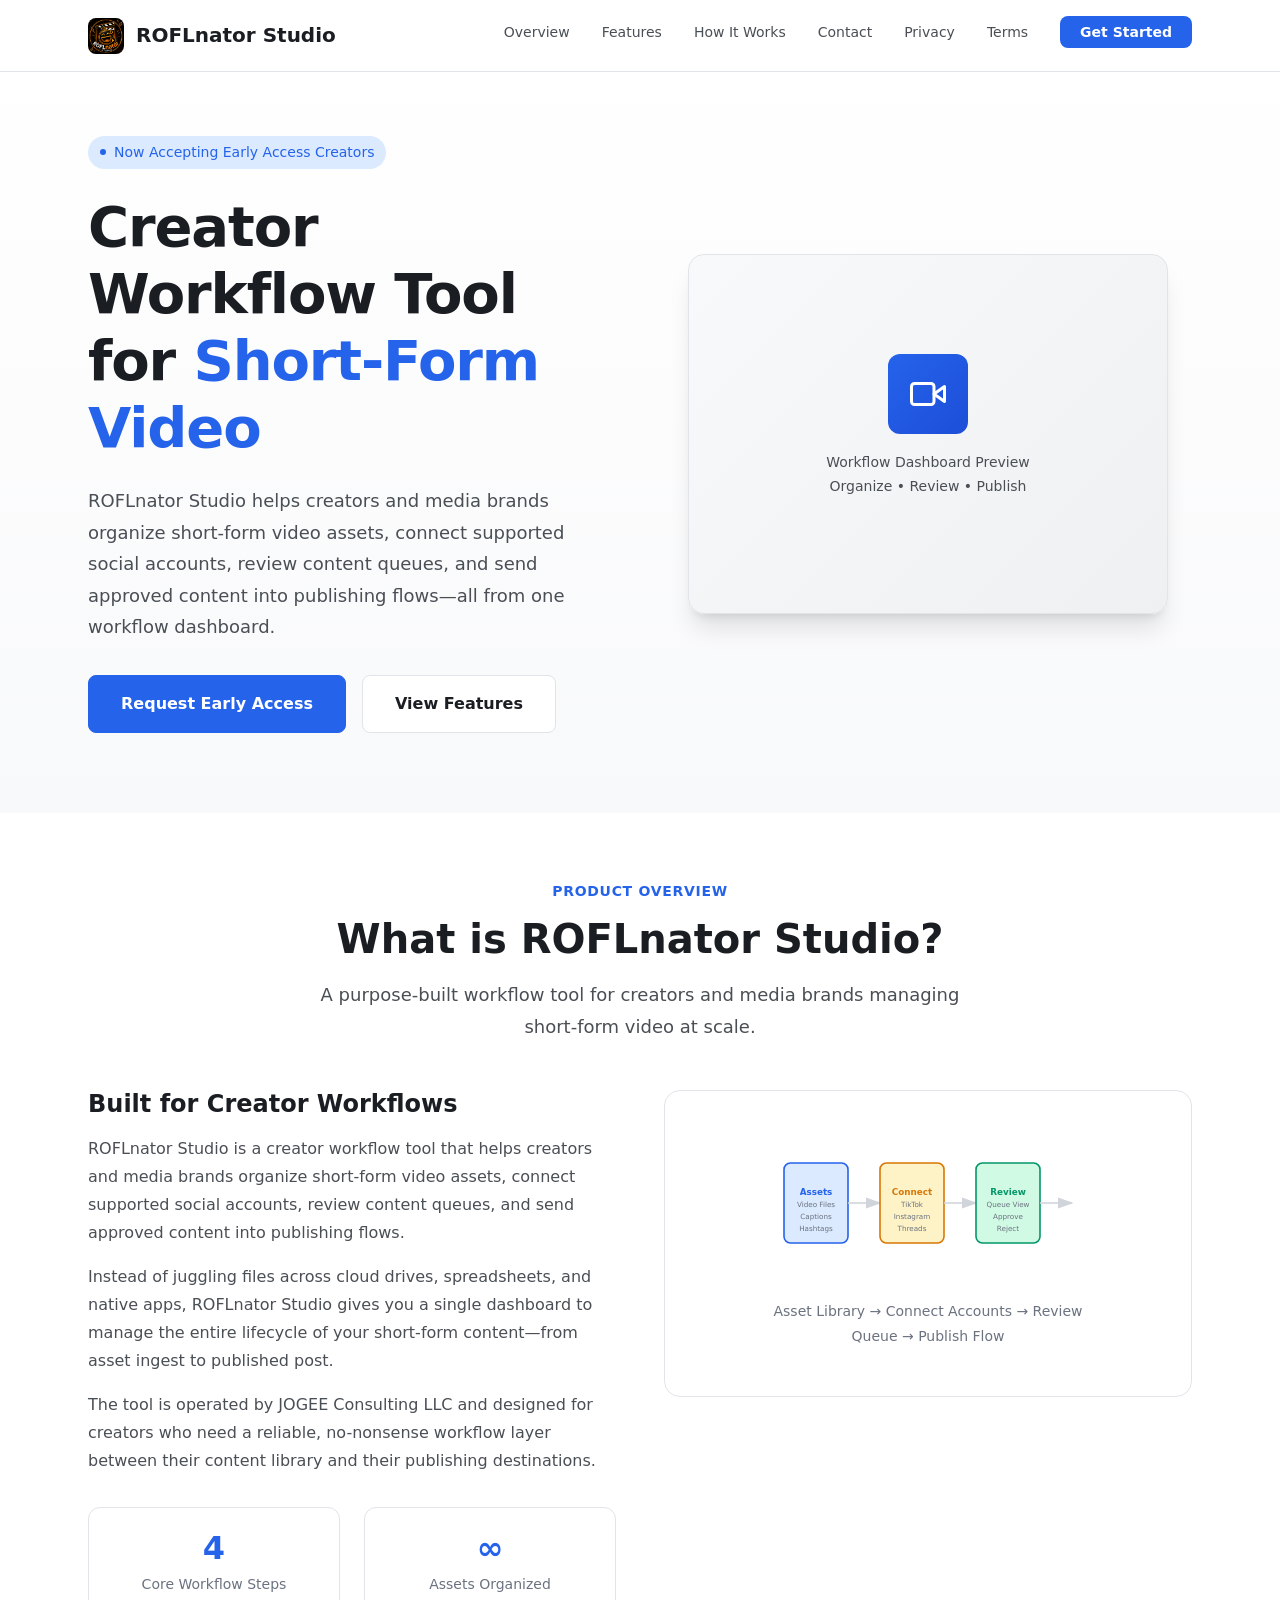
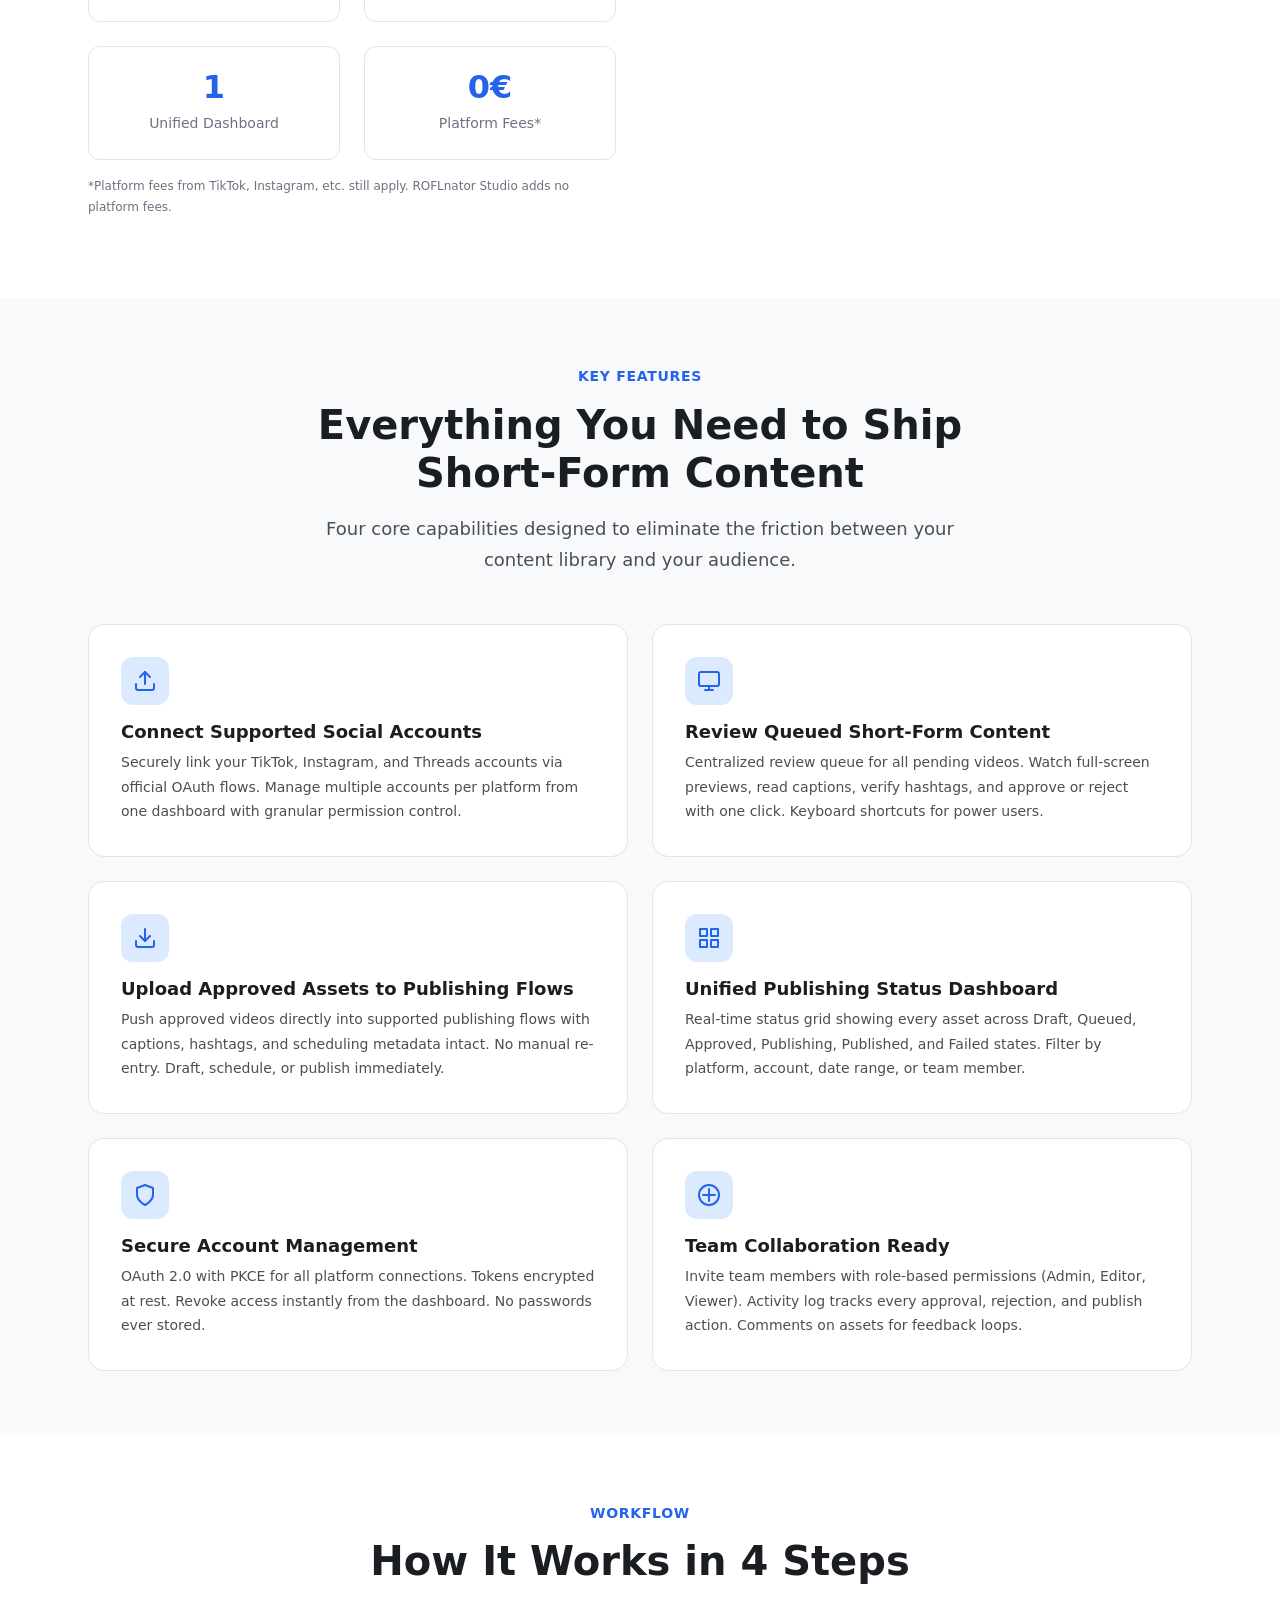
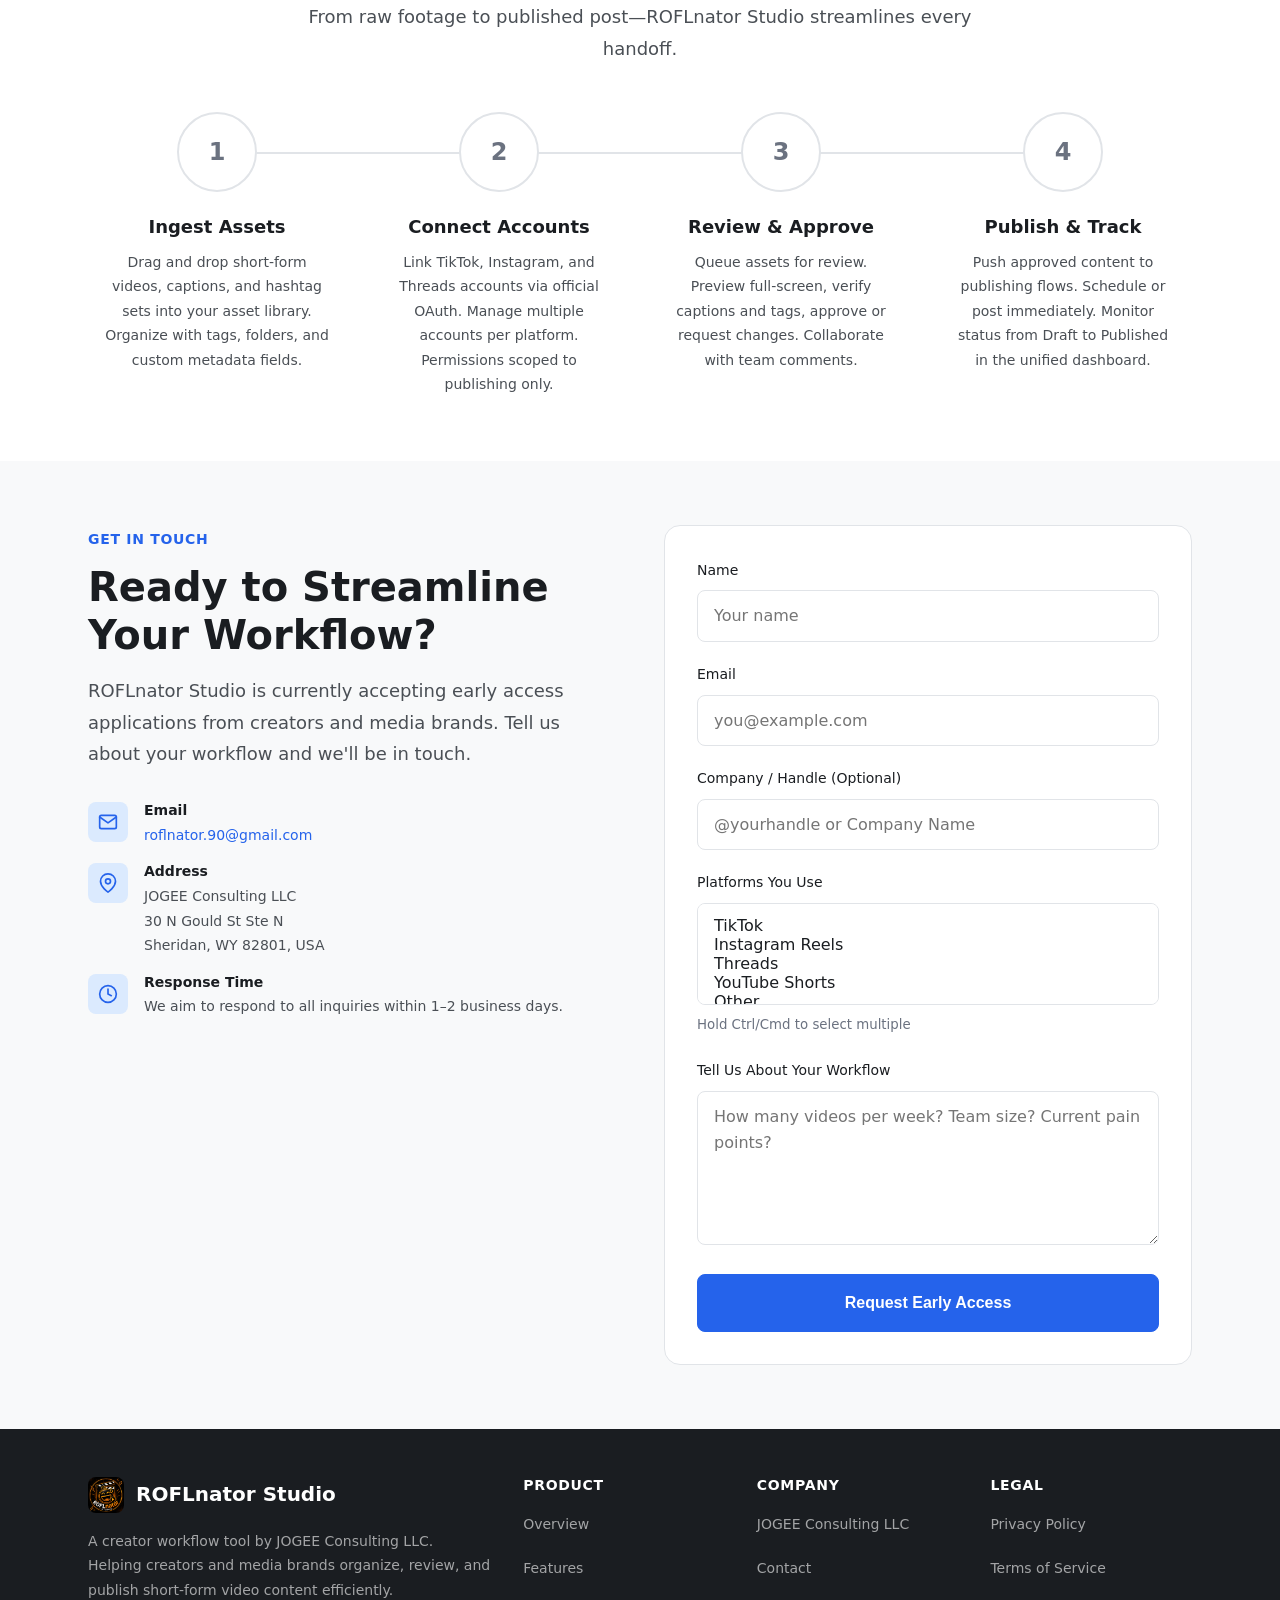
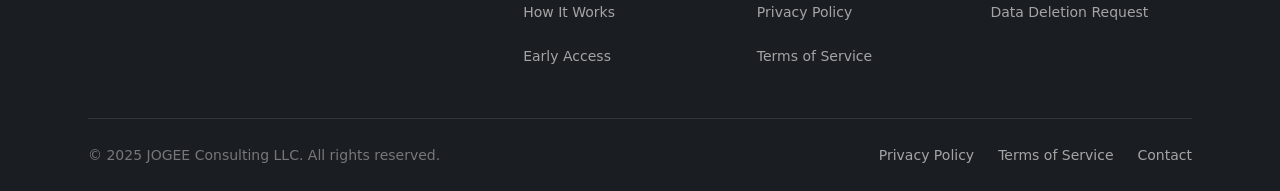
<file: index.html>
<!DOCTYPE html>
<html lang="en">
<head>
  <meta charset="UTF-8">
  <meta name="viewport" content="width=device-width, initial-scale=1.0">
  <meta name="description" content="ROFLnator Studio - A creator workflow tool that helps creators and media brands organize short-form video assets, connect supported social accounts, review content queues, and send approved content into publishing flows.">
  <meta name="theme-color" content="#2563eb">
  <meta property="og:type" content="website">
  <meta property="og:title" content="ROFLnator Studio - Creator Workflow Tool">
  <meta property="og:description" content="Organize short-form video assets, connect social accounts, review content queues, and publish approved videos from one workflow dashboard.">
  <meta property="og:image" content="https://jogee-consulting.github.io/roflnator-studio/og-image.png">
  <meta name="twitter:card" content="summary_large_image">
  <meta name="twitter:title" content="ROFLnator Studio - Creator Workflow Tool">
  <meta name="twitter:description" content="Organize short-form video assets, connect social accounts, review content queues, and publish approved videos from one workflow dashboard.">
  <title>ROFLnator Studio - Creator Workflow Tool for Short-Form Video</title>
  <link rel="stylesheet" href="styles.css">
    <link rel="icon" type="image/png" href="favicon.png">
    <link rel="apple-touch-icon" href="app-icon.png">
    <link rel="manifest" href="site.webmanifest">
  </head>
<body>
  <!-- Header -->
  <header class="site-header" role="banner">
      <div class="container">
        <a href="index.html" class="logo" aria-label="ROFLnator Studio Home">
          <img class="logo-mark" src="app-icon.png" alt="" aria-hidden="true" width="36" height="36">
          <span>ROFLnator Studio</span>
        </a>
      
      <nav class="nav" role="navigation" aria-label="Main navigation">
        <ul class="nav-list" id="navList">
          <li><a href="#overview" class="nav-link">Overview</a></li>
          <li><a href="#features" class="nav-link">Features</a></li>
          <li><a href="#how-it-works" class="nav-link">How It Works</a></li>
          <li><a href="#contact" class="nav-link">Contact</a></li>
          <li><a href="privacy.html" class="nav-link">Privacy</a></li>
          <li><a href="terms.html" class="nav-link">Terms</a></li>
          <li><a href="#contact" class="nav-link nav-cta">Get Started</a></li>
        </ul>
        <button class="nav-toggle" id="navToggle" aria-label="Toggle navigation" aria-expanded="false" aria-controls="navList">
          <span class="nav-toggle-line" aria-hidden="true"></span>
          <span class="nav-toggle-line" aria-hidden="true"></span>
          <span class="nav-toggle-line" aria-hidden="true"></span>
        </button>
      </nav>
    </div>
  </header>

  <!-- Hero Section -->
  <section class="hero" aria-labelledby="hero-title">
    <div class="container">
      <div class="hero-content">
        <span class="hero-badge" aria-hidden="true">Now Accepting Early Access Creators</span>
        <h1 id="hero-title" class="hero-title">
          Creator Workflow Tool for <span class="brand">Short-Form Video</span>
        </h1>
        <p class="hero-description">
          ROFLnator Studio helps creators and media brands organize short-form video assets, connect supported social accounts, review content queues, and send approved content into publishing flows—all from one workflow dashboard.
        </p>
        <div class="hero-actions">
          <a href="#contact" class="btn btn-primary btn-lg">Request Early Access</a>
          <a href="#features" class="btn btn-secondary btn-lg">View Features</a>
        </div>
      </div>
      <div class="hero-visual" aria-hidden="true">
        <div class="hero-illustration">
          <div class="hero-illustration-icon" aria-hidden="true">
            <svg width="36" height="36" viewBox="0 0 24 24" fill="none" stroke="currentColor" stroke-width="2" stroke-linecap="round" stroke-linejoin="round">
              <polygon points="23 7 16 12 23 17 23 7"></polygon>
              <rect x="1" y="5" width="15" height="14" rx="2" ry="2"></rect>
            </svg>
          </div>
          <p class="hero-illustration-text">Workflow Dashboard Preview<br>Organize &bull; Review &bull; Publish</p>
        </div>
      </div>
    </div>
  </section>

  <!-- Overview Section -->
  <section id="overview" class="overview section" aria-labelledby="overview-title">
    <div class="container">
      <div class="section-header">
        <span class="section-label">Product Overview</span>
        <h2 id="overview-title" class="section-title">What is ROFLnator Studio?</h2>
        <p class="section-description">
          A purpose-built workflow tool for creators and media brands managing short-form video at scale.
        </p>
      </div>
      
      <div class="overview-content">
        <div class="overview-text">
          <h3>Built for Creator Workflows</h3>
          <p>
            ROFLnator Studio is a creator workflow tool that helps creators and media brands organize short-form video assets, connect supported social accounts, review content queues, and send approved content into publishing flows.
          </p>
          <p>
            Instead of juggling files across cloud drives, spreadsheets, and native apps, ROFLnator Studio gives you a single dashboard to manage the entire lifecycle of your short-form content—from asset ingest to published post.
          </p>
          <p>
            The tool is operated by JOGEE Consulting LLC and designed for creators who need a reliable, no-nonsense workflow layer between their content library and their publishing destinations.
          </p>
          
          <div class="overview-stats">
            <div class="stat-item">
              <div class="stat-value">4</div>
              <div class="stat-label">Core Workflow Steps</div>
            </div>
            <div class="stat-item">
              <div class="stat-value">∞</div>
              <div class="stat-label">Assets Organized</div>
            </div>
            <div class="stat-item">
              <div class="stat-value">1</div>
              <div class="stat-label">Unified Dashboard</div>
            </div>
            <div class="stat-item">
              <div class="stat-value">0€</div>
              <div class="stat-label">Platform Fees*</div>
            </div>
          </div>
          <p style="font-size: var(--font-size-xs); color: var(--color-text-muted); margin-top: var(--space-4);">
            *Platform fees from TikTok, Instagram, etc. still apply. ROFLnator Studio adds no platform fees.
          </p>
        </div>
        
        <div class="overview-visual" aria-hidden="true">
          <div style="text-align: center; max-width: 320px;">
            <svg width="100%" height="200" viewBox="0 0 400 200" fill="none" xmlns="http://www.w3.org/2000/svg" role="img" aria-label="Workflow diagram showing Assets → Connect → Review → Publish">
              <!-- Asset Library -->
              <rect x="20" y="50" width="80" height="100" rx="8" fill="#dbeafe" stroke="#2563eb" stroke-width="2"/>
              <text x="60" y="90" text-anchor="middle" fill="#2563eb" font-size="11" font-weight="600" font-family="system-ui">Assets</text>
              <text x="60" y="105" text-anchor="middle" fill="#6b7280" font-size="9" font-family="system-ui">Video Files</text>
              <text x="60" y="120" text-anchor="middle" fill="#6b7280" font-size="9" font-family="system-ui">Captions</text>
              <text x="60" y="135" text-anchor="middle" fill="#6b7280" font-size="9" font-family="system-ui">Hashtags</text>
              
              <!-- Arrow 1 -->
              <path d="M100 100 L140 100" stroke="#d1d5db" stroke-width="2" marker-end="url(#arrowhead)"/>
              
              <!-- Connect Accounts -->
              <rect x="140" y="50" width="80" height="100" rx="8" fill="#fef3c7" stroke="#d97706" stroke-width="2"/>
              <text x="180" y="90" text-anchor="middle" fill="#d97706" font-size="11" font-weight="600" font-family="system-ui">Connect</text>
              <text x="180" y="105" text-anchor="middle" fill="#6b7280" font-size="9" font-family="system-ui">TikTok</text>
              <text x="180" y="120" text-anchor="middle" fill="#6b7280" font-size="9" font-family="system-ui">Instagram</text>
              <text x="180" y="135" text-anchor="middle" fill="#6b7280" font-size="9" font-family="system-ui">Threads</text>
              
              <!-- Arrow 2 -->
              <path d="M220 100 L260 100" stroke="#d1d5db" stroke-width="2" marker-end="url(#arrowhead)"/>
              
              <!-- Review Queue -->
              <rect x="260" y="50" width="80" height="100" rx="8" fill="#d1fae5" stroke="#059669" stroke-width="2"/>
              <text x="300" y="90" text-anchor="middle" fill="#059669" font-size="11" font-weight="600" font-family="system-ui">Review</text>
              <text x="300" y="105" text-anchor="middle" fill="#6b7280" font-size="9" font-family="system-ui">Queue View</text>
              <text x="300" y="120" text-anchor="middle" fill="#6b7280" font-size="9" font-family="system-ui">Approve</text>
              <text x="300" y="135" text-anchor="middle" fill="#6b7280" font-size="9" font-family="system-ui">Reject</text>
              
              <!-- Arrow 3 -->
              <path d="M340 100 L380 100" stroke="#d1d5db" stroke-width="2" marker-end="url(#arrowhead)"/>
              
              <!-- Definitions -->
              <defs>
                <marker id="arrowhead" markerWidth="10" markerHeight="7" refX="9" refY="3.5" orient="auto">
                  <polygon points="0 0, 10 3.5, 0 7" fill="#d1d5db"/>
                </marker>
              </defs>
            </svg>
            <p style="margin-top: var(--space-4); font-size: var(--font-size-sm); color: var(--color-text-muted);">
              Asset Library → Connect Accounts → Review Queue → Publish Flow
            </p>
          </div>
        </div>
      </div>
    </div>
  </section>

  <!-- Features Section -->
  <section id="features" class="features section" aria-labelledby="features-title">
    <div class="container">
      <div class="section-header">
        <span class="section-label">Key Features</span>
        <h2 id="features-title" class="section-title">Everything You Need to Ship Short-Form Content</h2>
        <p class="section-description">
          Four core capabilities designed to eliminate the friction between your content library and your audience.
        </p>
      </div>
      
      <div class="features-grid">
        <article class="feature-card">
          <div class="feature-icon" aria-hidden="true">
            <svg width="24" height="24" viewBox="0 0 24 24" fill="none" stroke="currentColor" stroke-width="2" stroke-linecap="round" stroke-linejoin="round">
              <path d="M21 15v4a2 2 0 0 1-2 2H5a2 2 0 0 1-2-2v-4"></path>
              <polyline points="17 8 12 3 7 8"></polyline>
              <line x1="12" y1="3" x2="12" y2="15"></line>
            </svg>
          </div>
          <h3 class="feature-title">Connect Supported Social Accounts</h3>
          <p class="feature-description">
            Securely link your TikTok, Instagram, and Threads accounts via official OAuth flows. Manage multiple accounts per platform from one dashboard with granular permission control.
          </p>
        </article>
        
        <article class="feature-card">
          <div class="feature-icon" aria-hidden="true">
            <svg width="24" height="24" viewBox="0 0 24 24" fill="none" stroke="currentColor" stroke-width="2" stroke-linecap="round" stroke-linejoin="round">
              <rect x="2" y="3" width="20" height="14" rx="2"></rect>
              <path d="M8 21h8"></path>
              <path d="M12 17v4"></path>
            </svg>
          </div>
          <h3 class="feature-title">Review Queued Short-Form Content</h3>
          <p class="feature-description">
            Centralized review queue for all pending videos. Watch full-screen previews, read captions, verify hashtags, and approve or reject with one click. Keyboard shortcuts for power users.
          </p>
        </article>
        
        <article class="feature-card">
          <div class="feature-icon" aria-hidden="true">
            <svg width="24" height="24" viewBox="0 0 24 24" fill="none" stroke="currentColor" stroke-width="2" stroke-linecap="round" stroke-linejoin="round">
              <path d="M21 15v4a2 2 0 0 1-2 2H5a2 2 0 0 1-2-2v-4"></path>
              <polyline points="7 10 12 15 17 10"></polyline>
              <line x1="12" y1="15" x2="12" y2="3"></line>
            </svg>
          </div>
          <h3 class="feature-title">Upload Approved Assets to Publishing Flows</h3>
          <p class="feature-description">
            Push approved videos directly into supported publishing flows with captions, hashtags, and scheduling metadata intact. No manual re-entry. Draft, schedule, or publish immediately.
          </p>
        </article>
        
        <article class="feature-card">
          <div class="feature-icon" aria-hidden="true">
            <svg width="24" height="24" viewBox="0 0 24 24" fill="none" stroke="currentColor" stroke-width="2" stroke-linecap="round" stroke-linejoin="round">
              <rect x="3" y="3" width="7" height="7"></rect>
              <rect x="14" y="3" width="7" height="7"></rect>
              <rect x="14" y="14" width="7" height="7"></rect>
              <rect x="3" y="14" width="7" height="7"></rect>
            </svg>
          </div>
          <h3 class="feature-title">Unified Publishing Status Dashboard</h3>
          <p class="feature-description">
            Real-time status grid showing every asset across Draft, Queued, Approved, Publishing, Published, and Failed states. Filter by platform, account, date range, or team member.
          </p>
        </article>
        
        <article class="feature-card">
          <div class="feature-icon" aria-hidden="true">
            <svg width="24" height="24" viewBox="0 0 24 24" fill="none" stroke="currentColor" stroke-width="2" stroke-linecap="round" stroke-linejoin="round">
              <path d="M12 22s8-4 8-10V5l-8-3-8 3v7c0 6 8 10 8 10z"></path>
            </svg>
          </div>
          <h3 class="feature-title">Secure Account Management</h3>
          <p class="feature-description">
            OAuth 2.0 with PKCE for all platform connections. Tokens encrypted at rest. Revoke access instantly from the dashboard. No passwords ever stored.
          </p>
        </article>
        
        <article class="feature-card">
          <div class="feature-icon" aria-hidden="true">
            <svg width="24" height="24" viewBox="0 0 24 24" fill="none" stroke="currentColor" stroke-width="2" stroke-linecap="round" stroke-linejoin="round">
              <circle cx="12" cy="12" r="10"></circle>
              <line x1="12" y1="6" x2="12" y2="18"></line>
              <line x1="6" y1="12" x2="18" y2="12"></line>
            </svg>
          </div>
          <h3 class="feature-title">Team Collaboration Ready</h3>
          <p class="feature-description">
            Invite team members with role-based permissions (Admin, Editor, Viewer). Activity log tracks every approval, rejection, and publish action. Comments on assets for feedback loops.
          </p>
        </article>
      </div>
    </div>
  </section>

  <!-- How It Works Section -->
  <section id="how-it-works" class="how-it-works section" aria-labelledby="how-title">
    <div class="container">
      <div class="section-header">
        <span class="section-label">Workflow</span>
        <h2 id="how-title" class="section-title">How It Works in 4 Steps</h2>
        <p class="section-description">
          From raw footage to published post—ROFLnator Studio streamlines every handoff.
        </p>
      </div>
      
      <div class="steps">
        <article class="step">
          <div class="step-number" aria-hidden="true">1</div>
          <h3 class="step-title">Ingest Assets</h3>
          <p class="step-description">
            Drag and drop short-form videos, captions, and hashtag sets into your asset library. Organize with tags, folders, and custom metadata fields.
          </p>
        </article>
        
        <article class="step">
          <div class="step-number" aria-hidden="true">2</div>
          <h3 class="step-title">Connect Accounts</h3>
          <p class="step-description">
            Link TikTok, Instagram, and Threads accounts via official OAuth. Manage multiple accounts per platform. Permissions scoped to publishing only.
          </p>
        </article>
        
        <article class="step">
          <div class="step-number" aria-hidden="true">3</div>
          <h3 class="step-title">Review & Approve</h3>
          <p class="step-description">
            Queue assets for review. Preview full-screen, verify captions and tags, approve or request changes. Collaborate with team comments.
          </p>
        </article>
        
        <article class="step">
          <div class="step-number" aria-hidden="true">4</div>
          <h3 class="step-title">Publish & Track</h3>
          <p class="step-description">
            Push approved content to publishing flows. Schedule or post immediately. Monitor status from Draft to Published in the unified dashboard.
          </p>
        </article>
      </div>
    </div>
  </section>

  <!-- Contact Section -->
  <section id="contact" class="contact section" aria-labelledby="contact-title">
    <div class="container">
      <div class="contact-content">
        <div class="contact-info">
          <div class="section-header" style="text-align: left; margin-bottom: var(--space-8);">
            <span class="section-label">Get in Touch</span>
            <h2 id="contact-title" class="section-title">Ready to Streamline Your Workflow?</h2>
            <p class="section-description">
              ROFLnator Studio is currently accepting early access applications from creators and media brands. Tell us about your workflow and we'll be in touch.
            </p>
          </div>
          
          <div class="contact-details">
            <div class="contact-item">
              <div class="contact-icon" aria-hidden="true">
                <svg width="20" height="20" viewBox="0 0 24 24" fill="none" stroke="currentColor" stroke-width="2" stroke-linecap="round" stroke-linejoin="round">
                  <path d="M4 4h16c1.1 0 2 .9 2 2v12c0 1.1-.9 2-2 2H4c-1.1 0-2-.9-2-2V6c0-1.1.9-2 2-2z"></path>
                  <polyline points="22,6 12,13 2,6"></polyline>
                </svg>
              </div>
              <div class="contact-text">
                <h4>Email</h4>
                <p><a href="mailto:roflnator.90@gmail.com">roflnator.90@gmail.com</a></p>
              </div>
            </div>
            
            <div class="contact-item">
              <div class="contact-icon" aria-hidden="true">
                <svg width="20" height="20" viewBox="0 0 24 24" fill="none" stroke="currentColor" stroke-width="2" stroke-linecap="round" stroke-linejoin="round">
                  <path d="M21 10c0 7-9 13-9 13s-9-6-9-13a9 9 0 0 1 18 0z"></path>
                  <circle cx="12" cy="10" r="3"></circle>
                </svg>
              </div>
              <div class="contact-text">
                <h4>Address</h4>
                <p>JOGEE Consulting LLC<br>30 N Gould St Ste N<br>Sheridan, WY 82801, USA</p>
              </div>
            </div>
            
            <div class="contact-item">
              <div class="contact-icon" aria-hidden="true">
                <svg width="20" height="20" viewBox="0 0 24 24" fill="none" stroke="currentColor" stroke-width="2" stroke-linecap="round" stroke-linejoin="round">
                  <circle cx="12" cy="12" r="10"></circle>
                  <polyline points="12 6 12 12 16 14"></polyline>
                </svg>
              </div>
              <div class="contact-text">
                <h4>Response Time</h4>
                <p>We aim to respond to all inquiries within 1–2 business days.</p>
              </div>
            </div>
          </div>
        </div>
        
        <form class="contact-form" action="https://formspree.io/f/your-form-id" method="POST" aria-label="Contact form">
          <div class="form-group">
            <label for="name" class="form-label">Name</label>
            <input type="text" id="name" name="name" class="form-input" required autocomplete="name" placeholder="Your name">
          </div>
          <div class="form-group">
            <label for="email" class="form-label">Email</label>
            <input type="email" id="email" name="email" class="form-input" required autocomplete="email" placeholder="you@example.com">
          </div>
          <div class="form-group">
            <label for="company" class="form-label">Company / Handle (Optional)</label>
            <input type="text" id="company" name="company" class="form-input" autocomplete="organization" placeholder="@yourhandle or Company Name">
          </div>
          <div class="form-group">
            <label for="platforms" class="form-label">Platforms You Use</label>
            <select id="platforms" name="platforms" class="form-input" multiple>
              <option value="tiktok">TikTok</option>
              <option value="instagram">Instagram Reels</option>
              <option value="threads">Threads</option>
              <option value="youtube">YouTube Shorts</option>
              <option value="other">Other</option>
            </select>
            <small style="color: var(--color-text-muted);">Hold Ctrl/Cmd to select multiple</small>
          </div>
          <div class="form-group">
            <label for="message" class="form-label">Tell Us About Your Workflow</label>
            <textarea id="message" name="message" class="form-textarea" rows="5" placeholder="How many videos per week? Team size? Current pain points?"></textarea>
          </div>
          <button type="submit" class="btn btn-primary btn-lg form-submit">Request Early Access</button>
        </form>
      </div>
    </div>
  </section>

  <!-- Footer -->
  <footer class="site-footer" role="contentinfo">
      <div class="container">
        <div class="footer-content">
          <div class="footer-brand">
            <a href="index.html" class="logo" aria-label="ROFLnator Studio Home">
              <img class="logo-mark" src="app-icon.png" alt="" aria-hidden="true" width="36" height="36">
              <span>ROFLnator Studio</span>
            </a>
          <p>
            A creator workflow tool by JOGEE Consulting LLC. Helping creators and media brands organize, review, and publish short-form video content efficiently.
          </p>
        </div>
        
        <nav class="footer-column" aria-label="Product">
          <h4>Product</h4>
          <ul class="footer-links">
            <li><a href="#overview">Overview</a></li>
            <li><a href="#features">Features</a></li>
            <li><a href="#how-it-works">How It Works</a></li>
            <li><a href="#contact">Early Access</a></li>
          </ul>
        </nav>
        
        <nav class="footer-column" aria-label="Company">
          <h4>Company</h4>
          <ul class="footer-links">
            <li><a href="https://jogee-consulting.com" target="_blank" rel="noopener">JOGEE Consulting LLC</a></li>
            <li><a href="#contact">Contact</a></li>
            <li><a href="privacy.html">Privacy Policy</a></li>
            <li><a href="terms.html">Terms of Service</a></li>
          </ul>
        </nav>
        
        <nav class="footer-column" aria-label="Legal">
          <h4>Legal</h4>
          <ul class="footer-links">
            <li><a href="privacy.html">Privacy Policy</a></li>
            <li><a href="terms.html">Terms of Service</a></li>
            <li><a href="mailto:roflnator.90@gmail.com">Data Deletion Request</a></li>
          </ul>
        </nav>
      </div>
      
      <div class="footer-bottom">
        <p class="footer-copyright">
          © 2025 JOGEE Consulting LLC. All rights reserved.
        </p>
        <nav class="footer-legal" aria-label="Footer legal links">
          <a href="privacy.html">Privacy Policy</a>
          <a href="terms.html">Terms of Service</a>
          <a href="mailto:roflnator.90@gmail.com">Contact</a>
        </nav>
      </div>
    </div>
  </footer>

  <script src="script.js"></script>
</body>
</html>
</file>
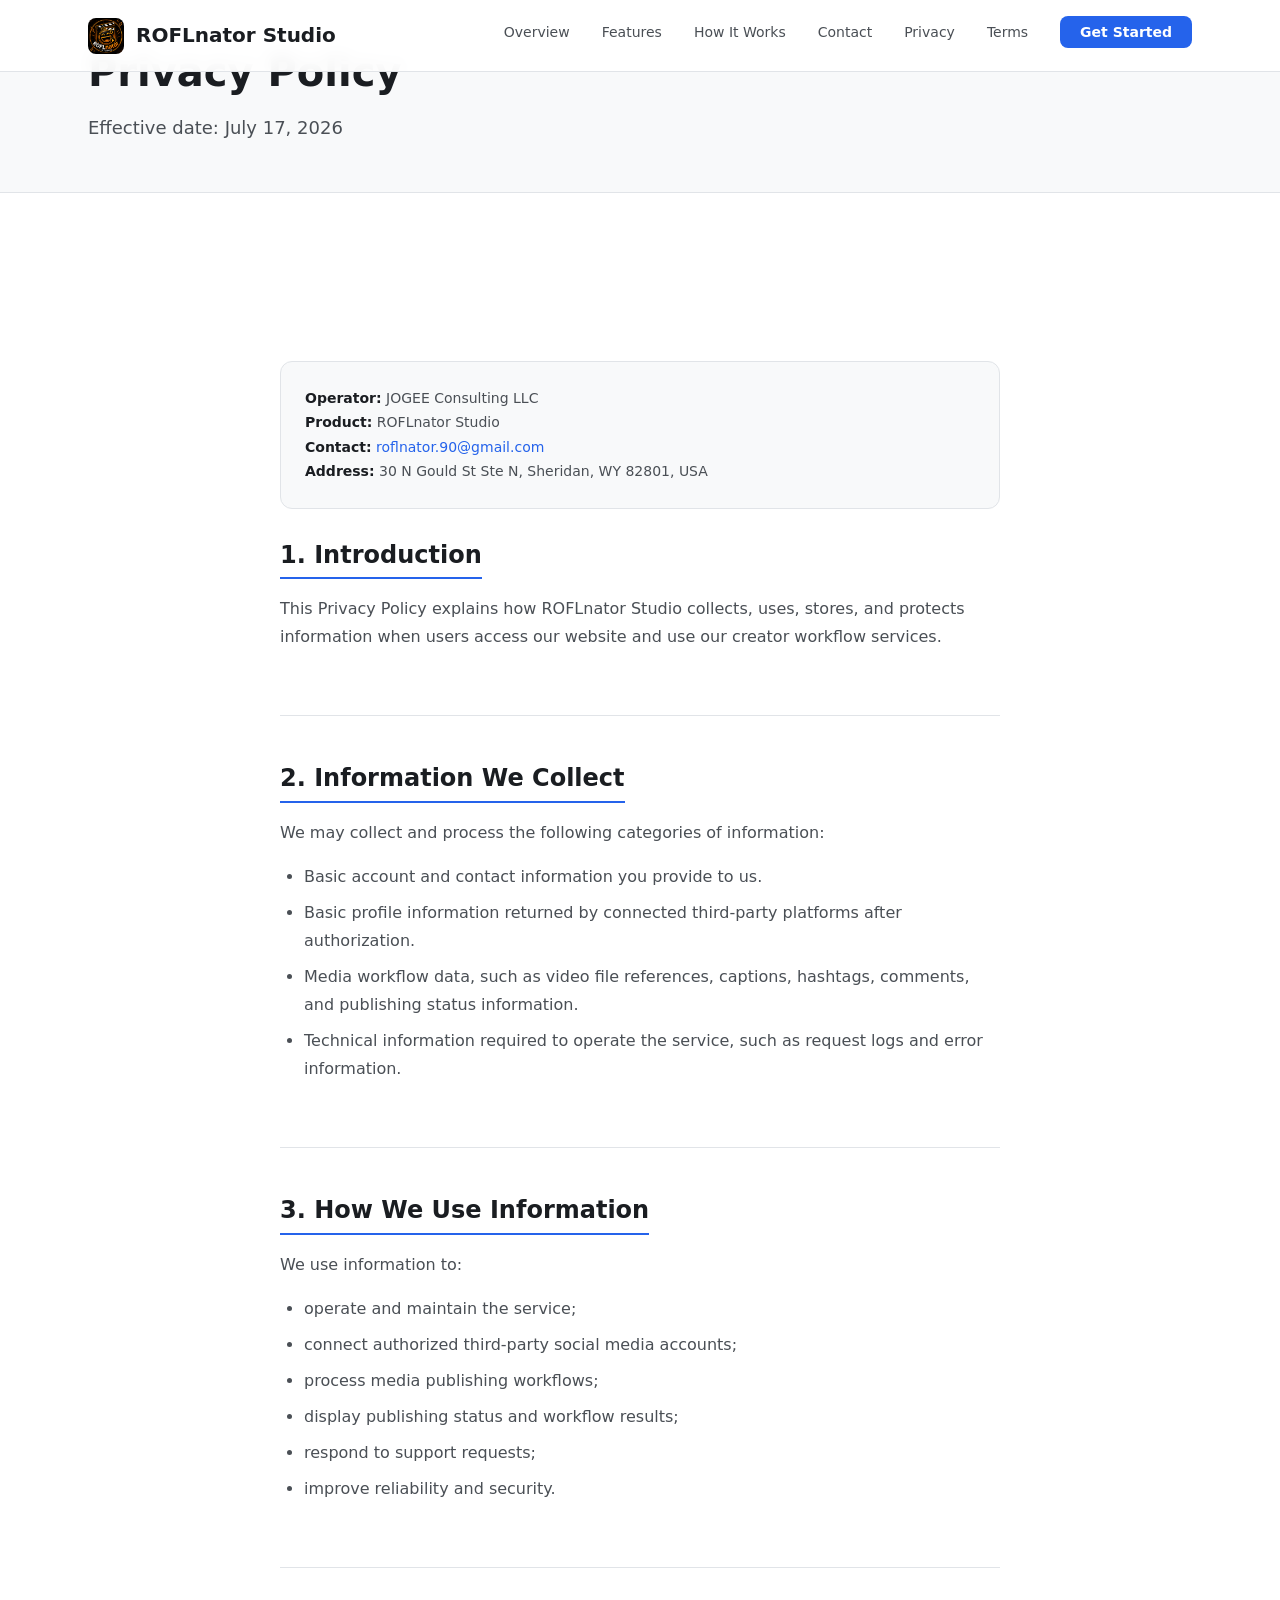
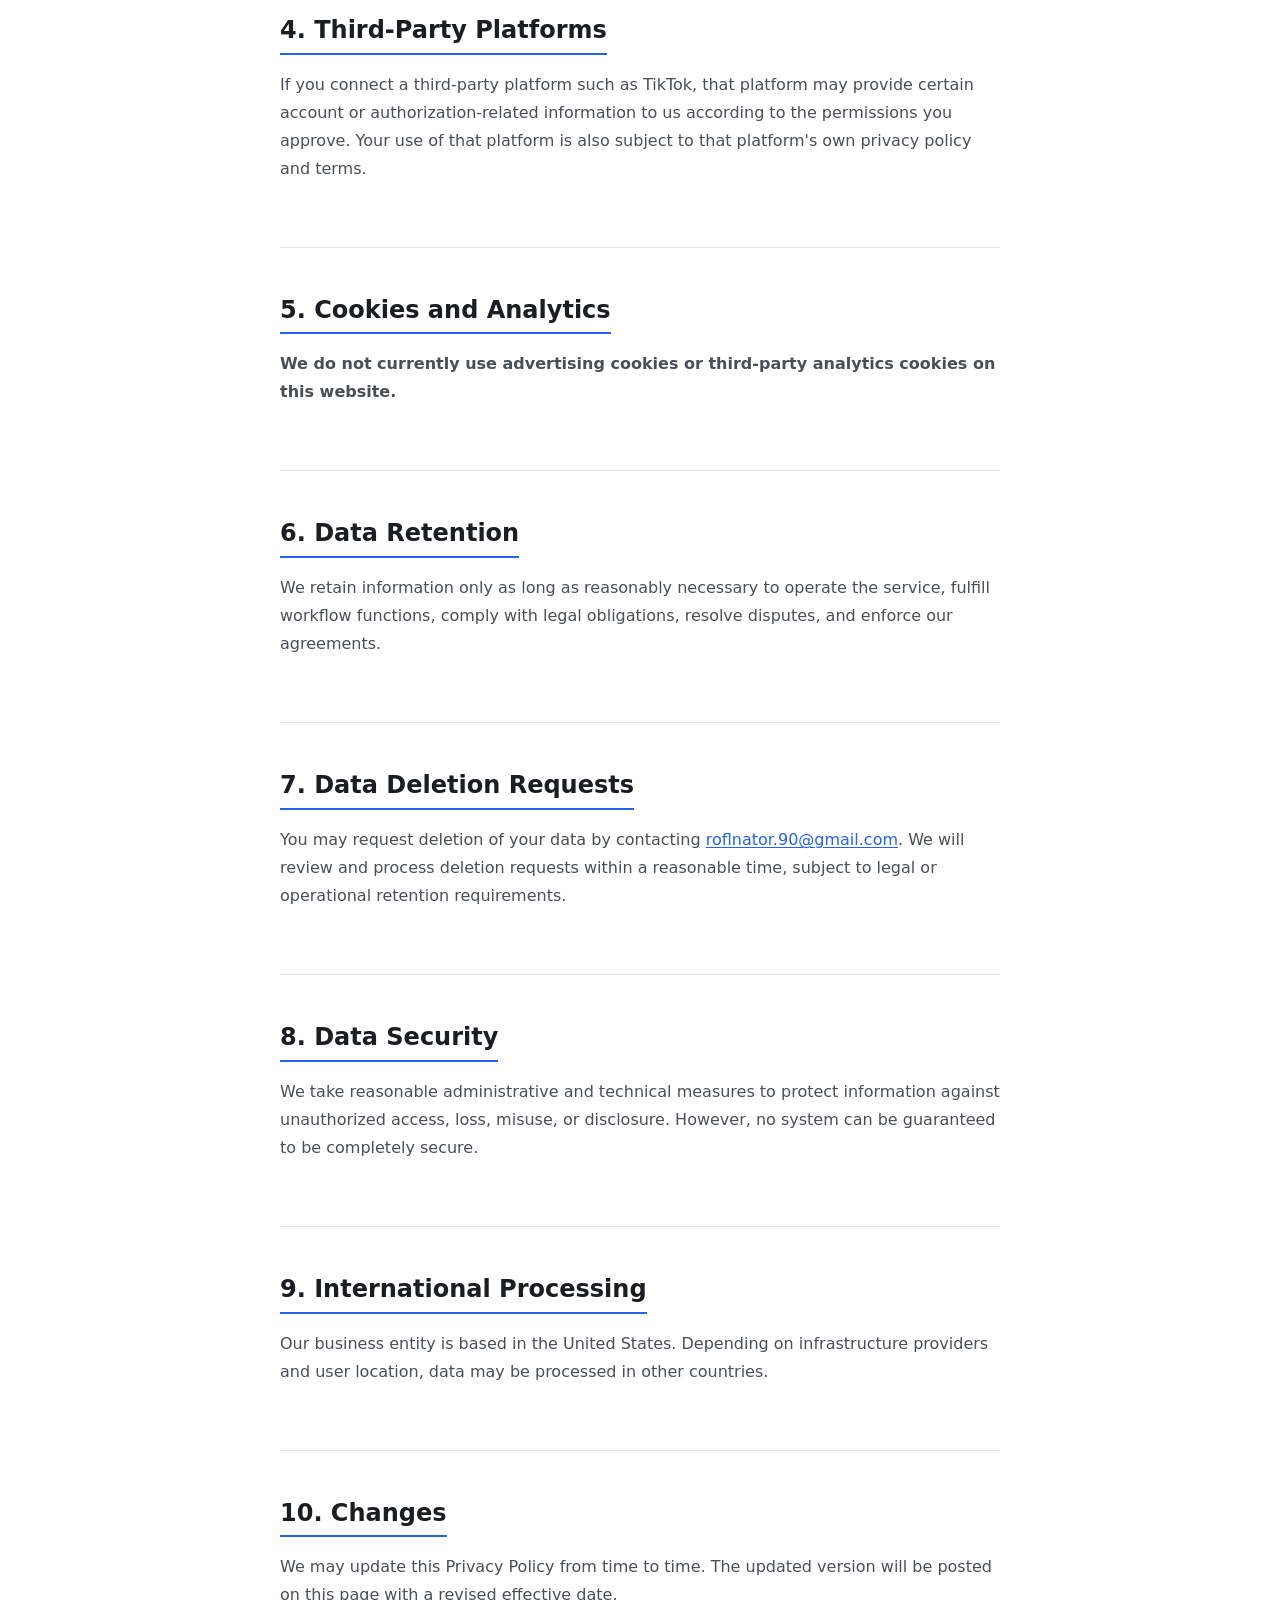
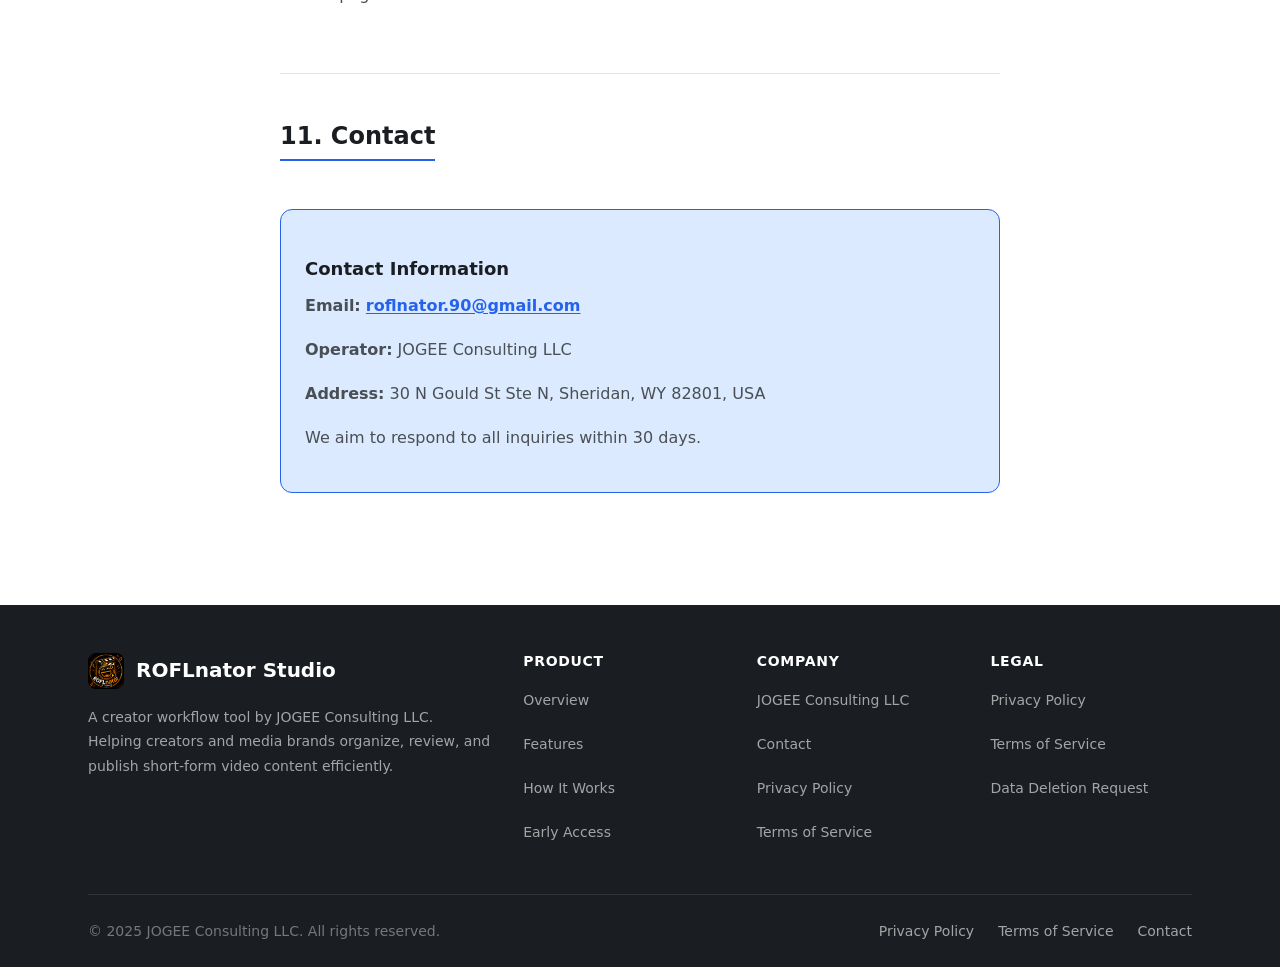
<file: privacy.html>
<!DOCTYPE html>
<html lang="en">
<head>
  <meta charset="UTF-8">
  <meta name="viewport" content="width=device-width, initial-scale=1.0">
  <meta name="description" content="ROFLnator Studio Privacy Policy - How we collect, use, and protect your data when you use our creator workflow tool.">
  <meta name="theme-color" content="#2563eb">
  <meta property="og:type" content="website">
  <meta property="og:title" content="Privacy Policy - ROFLnator Studio">
  <meta property="og:description" content="Learn how ROFLnator Studio collects, uses, and protects your data.">
  <title>ROFLnator Studio Privacy Policy</title>
  <link rel="stylesheet" href="styles.css">
    <link rel="icon" type="image/png" href="favicon.png">
    <link rel="apple-touch-icon" href="app-icon.png">
  </head>
<body>
  <!-- Header -->
  <header class="site-header" role="banner">
      <div class="container">
        <a href="index.html" class="logo" aria-label="ROFLnator Studio Home">
          <img class="logo-mark" src="app-icon.png" alt="" aria-hidden="true" width="36" height="36">
          <span>ROFLnator Studio</span>
        </a>
      
      <nav class="nav" role="navigation" aria-label="Main navigation">
        <ul class="nav-list" id="navList">
          <li><a href="index.html#overview" class="nav-link">Overview</a></li>
          <li><a href="index.html#features" class="nav-link">Features</a></li>
          <li><a href="index.html#how-it-works" class="nav-link">How It Works</a></li>
          <li><a href="index.html#contact" class="nav-link">Contact</a></li>
          <li><a href="privacy.html" class="nav-link" aria-current="page">Privacy</a></li>
          <li><a href="terms.html" class="nav-link">Terms</a></li>
          <li><a href="index.html#contact" class="nav-link nav-cta">Get Started</a></li>
        </ul>
        <button class="nav-toggle" id="navToggle" aria-label="Toggle navigation" aria-expanded="false" aria-controls="navList">
          <span class="nav-toggle-line" aria-hidden="true"></span>
          <span class="nav-toggle-line" aria-hidden="true"></span>
          <span class="nav-toggle-line" aria-hidden="true"></span>
        </button>
      </nav>
    </div>
  </header>

  <!-- Policy Hero -->
  <section class="policy-hero" aria-labelledby="policy-title">
    <div class="container">
      <h1 id="policy-title">Privacy Policy</h1>
      <p>Effective date: July 17, 2026</p>
    </div>
  </section>

  <!-- Policy Content -->
  <main class="policy-page" role="main">
    <div class="container">
      <div class="policy-content">
        <div class="policy-meta">
          <strong>Operator:</strong> JOGEE Consulting LLC<br>
          <strong>Product:</strong> ROFLnator Studio<br>
          <strong>Contact:</strong> <a href="mailto:roflnator.90@gmail.com">roflnator.90@gmail.com</a><br>
          <strong>Address:</strong> 30 N Gould St Ste N, Sheridan, WY 82801, USA
        </div>

        <section class="policy-section" aria-labelledby="introduction">
          <h2 id="introduction">1. Introduction</h2>
          <p>
            This Privacy Policy explains how ROFLnator Studio collects, uses, stores, and protects information when users access our website and use our creator workflow services.
          </p>
        </section>

        <section class="policy-section" aria-labelledby="data-we-collect">
          <h2 id="data-we-collect">2. Information We Collect</h2>
          <p>We may collect and process the following categories of information:</p>
          <ul>
            <li>Basic account and contact information you provide to us.</li>
            <li>Basic profile information returned by connected third-party platforms after authorization.</li>
            <li>Media workflow data, such as video file references, captions, hashtags, comments, and publishing status information.</li>
            <li>Technical information required to operate the service, such as request logs and error information.</li>
          </ul>
        </section>

        <section class="policy-section" aria-labelledby="how-we-use-data">
          <h2 id="how-we-use-data">3. How We Use Information</h2>
          <p>We use information to:</p>
          <ul>
            <li>operate and maintain the service;</li>
            <li>connect authorized third-party social media accounts;</li>
            <li>process media publishing workflows;</li>
            <li>display publishing status and workflow results;</li>
            <li>respond to support requests;</li>
            <li>improve reliability and security.</li>
          </ul>
        </section>

        <section class="policy-section" aria-labelledby="third-party-platforms">
          <h2 id="third-party-platforms">4. Third-Party Platforms</h2>
          <p>
            If you connect a third-party platform such as TikTok, that platform may provide certain account or authorization-related information to us according to the permissions you approve. Your use of that platform is also subject to that platform's own privacy policy and terms.
          </p>
        </section>

        <section class="policy-section" aria-labelledby="cookies-tracking">
          <h2 id="cookies-tracking">5. Cookies and Analytics</h2>
          <p>
            <strong>We do not currently use advertising cookies or third-party analytics cookies on this website.</strong>
          </p>
        </section>

        <section class="policy-section" aria-labelledby="data-retention">
          <h2 id="data-retention">6. Data Retention</h2>
          <p>
            We retain information only as long as reasonably necessary to operate the service, fulfill workflow functions, comply with legal obligations, resolve disputes, and enforce our agreements.
          </p>
        </section>

        <section class="policy-section" aria-labelledby="data-deletion">
          <h2 id="data-deletion">7. Data Deletion Requests</h2>
          <p>
            You may request deletion of your data by contacting <a href="mailto:roflnator.90@gmail.com">roflnator.90@gmail.com</a>. We will review and process deletion requests within a reasonable time, subject to legal or operational retention requirements.
          </p>
        </section>

        <section class="policy-section" aria-labelledby="data-security">
          <h2 id="data-security">8. Data Security</h2>
          <p>
            We take reasonable administrative and technical measures to protect information against unauthorized access, loss, misuse, or disclosure. However, no system can be guaranteed to be completely secure.
          </p>
        </section>

        <section class="policy-section" aria-labelledby="international-processing">
          <h2 id="international-processing">9. International Processing</h2>
          <p>
            Our business entity is based in the United States. Depending on infrastructure providers and user location, data may be processed in other countries.
          </p>
        </section>

        <section class="policy-section" aria-labelledby="changes">
          <h2 id="changes">10. Changes</h2>
          <p>
            We may update this Privacy Policy from time to time. The updated version will be posted on this page with a revised effective date.
          </p>
        </section>

        <section class="policy-section" aria-labelledby="contact-privacy">
          <h2 id="contact-privacy">11. Contact</h2>
          
          <div class="policy-contact">
            <h3>Contact Information</h3>
            <p><strong>Email:</strong> <a href="mailto:roflnator.90@gmail.com">roflnator.90@gmail.com</a></p>
            <p><strong>Operator:</strong> JOGEE Consulting LLC</p>
            <p><strong>Address:</strong> 30 N Gould St Ste N, Sheridan, WY 82801, USA</p>
            <p>We aim to respond to all inquiries within 30 days.</p>
          </div>
        </section>
      </div>
    </div>
  </main>

  <!-- Footer -->
  <footer class="site-footer" role="contentinfo">
      <div class="container">
        <div class="footer-content">
          <div class="footer-brand">
            <a href="index.html" class="logo" aria-label="ROFLnator Studio Home">
              <img class="logo-mark" src="app-icon.png" alt="" aria-hidden="true" width="36" height="36">
              <span>ROFLnator Studio</span>
            </a>
          <p>
            A creator workflow tool by JOGEE Consulting LLC. Helping creators and media brands organize, review, and publish short-form video content efficiently.
          </p>
        </div>
        
        <nav class="footer-column" aria-label="Product">
          <h4>Product</h4>
          <ul class="footer-links">
            <li><a href="index.html#overview">Overview</a></li>
            <li><a href="index.html#features">Features</a></li>
            <li><a href="index.html#how-it-works">How It Works</a></li>
            <li><a href="index.html#contact">Early Access</a></li>
          </ul>
        </nav>
        
        <nav class="footer-column" aria-label="Company">
          <h4>Company</h4>
          <ul class="footer-links">
            <li><a href="https://jogee-consulting.com" target="_blank" rel="noopener">JOGEE Consulting LLC</a></li>
            <li><a href="index.html#contact">Contact</a></li>
            <li><a href="privacy.html">Privacy Policy</a></li>
            <li><a href="terms.html">Terms of Service</a></li>
          </ul>
        </nav>
        
        <nav class="footer-column" aria-label="Legal">
          <h4>Legal</h4>
          <ul class="footer-links">
            <li><a href="privacy.html">Privacy Policy</a></li>
            <li><a href="terms.html">Terms of Service</a></li>
            <li><a href="mailto:roflnator.90@gmail.com">Data Deletion Request</a></li>
          </ul>
        </nav>
      </div>
      
      <div class="footer-bottom">
        <p class="footer-copyright">
          © 2025 JOGEE Consulting LLC. All rights reserved.
        </p>
        <nav class="footer-legal" aria-label="Footer legal links">
          <a href="privacy.html">Privacy Policy</a>
          <a href="terms.html">Terms of Service</a>
          <a href="mailto:roflnator.90@gmail.com">Contact</a>
        </nav>
      </div>
    </div>
  </footer>

  <script src="script.js"></script>
</body>
</html>
</file>
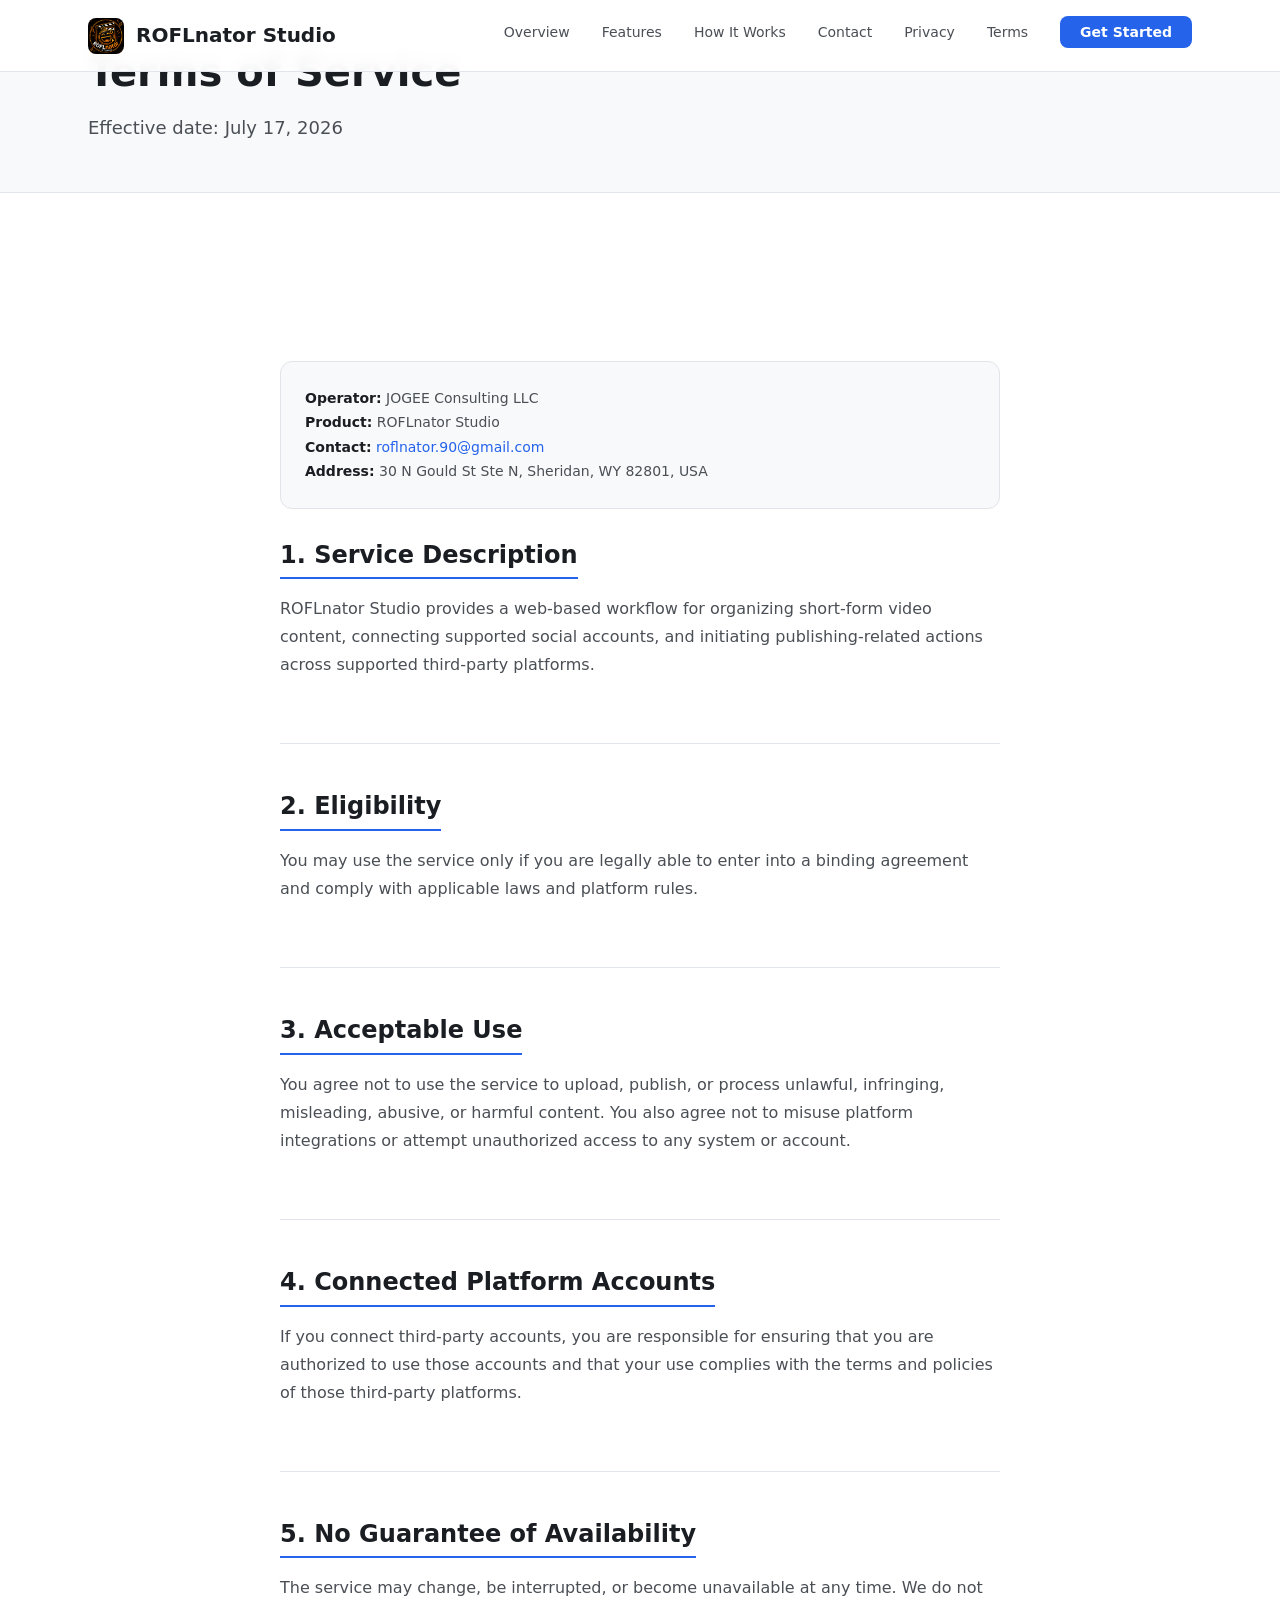
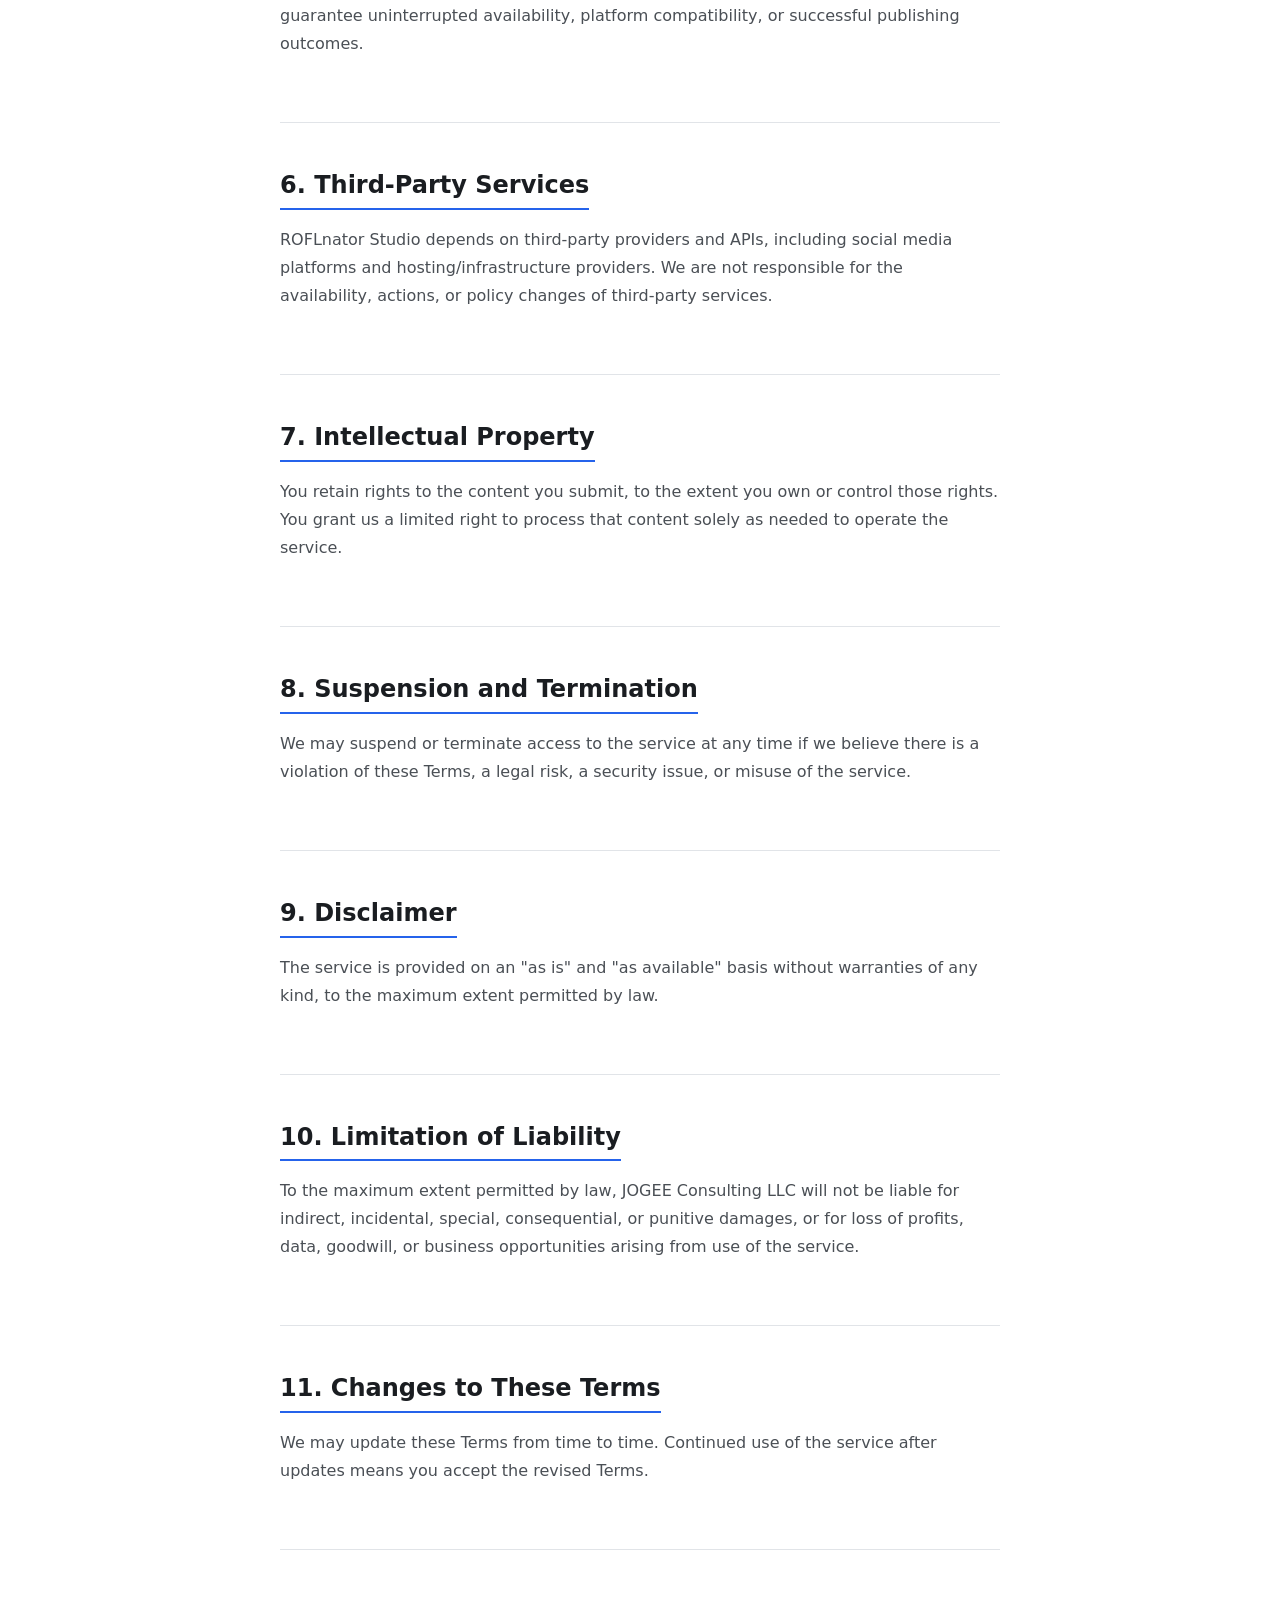
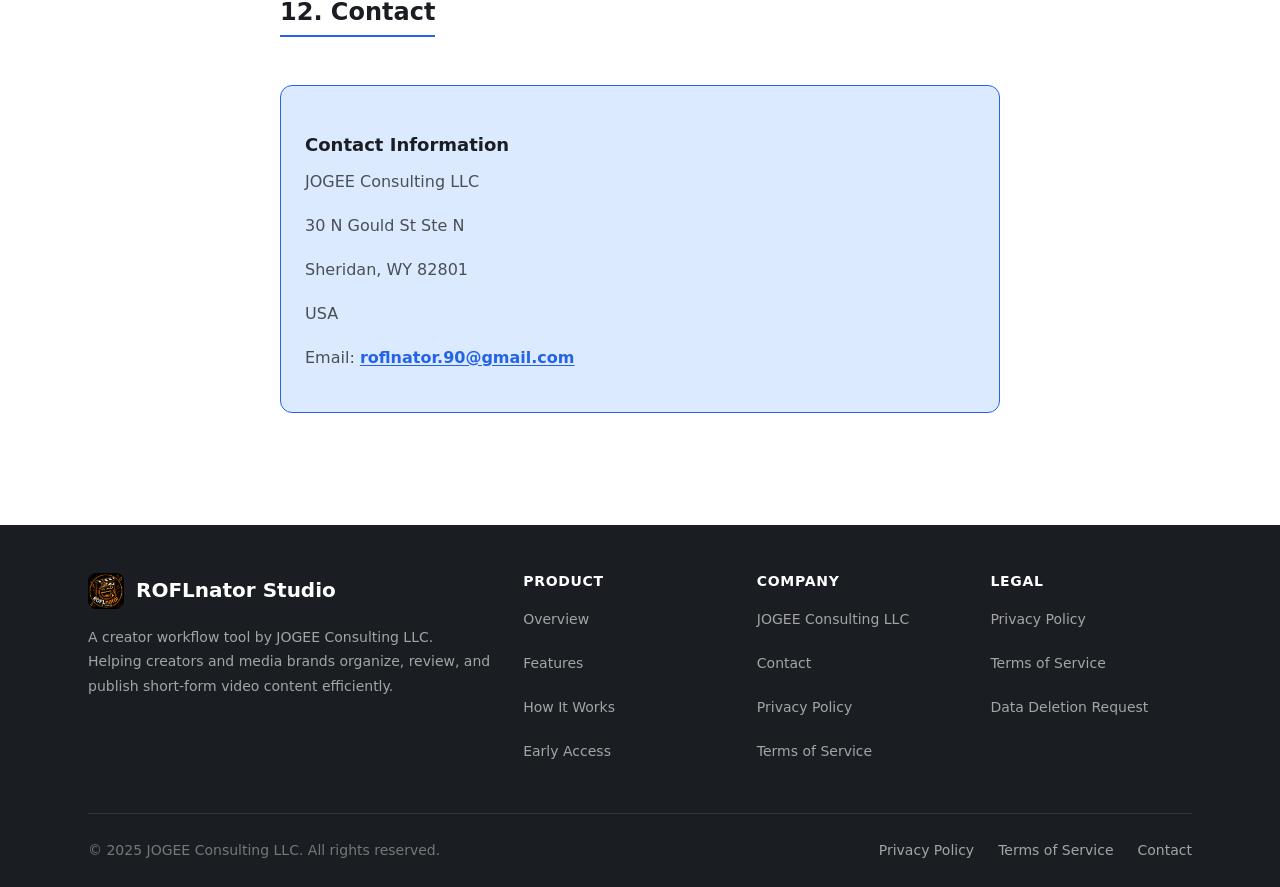
<file: terms.html>
<!DOCTYPE html>
<html lang="en">
<head>
  <meta charset="UTF-8">
  <meta name="viewport" content="width=device-width, initial-scale=1.0">
  <meta name="description" content="ROFLnator Studio Terms of Service - Terms and conditions for using our creator workflow tool.">
  <meta name="theme-color" content="#2563eb">
  <meta property="og:type" content="website">
  <meta property="og:title" content="Terms of Service - ROFLnator Studio">
  <meta property="og:description" content="Read the terms and conditions for using ROFLnator Studio, a creator workflow tool by JOGEE Consulting LLC.">
  <title>ROFLnator Studio Terms of Service</title>
  <link rel="stylesheet" href="styles.css">
    <link rel="icon" type="image/png" href="favicon.png">
    <link rel="apple-touch-icon" href="app-icon.png">
  </head>
<body>
  <!-- Header -->
  <header class="site-header" role="banner">
      <div class="container">
        <a href="index.html" class="logo" aria-label="ROFLnator Studio Home">
          <img class="logo-mark" src="app-icon.png" alt="" aria-hidden="true" width="36" height="36">
          <span>ROFLnator Studio</span>
        </a>
      
      <nav class="nav" role="navigation" aria-label="Main navigation">
        <ul class="nav-list" id="navList">
          <li><a href="index.html#overview" class="nav-link">Overview</a></li>
          <li><a href="index.html#features" class="nav-link">Features</a></li>
          <li><a href="index.html#how-it-works" class="nav-link">How It Works</a></li>
          <li><a href="index.html#contact" class="nav-link">Contact</a></li>
          <li><a href="privacy.html" class="nav-link">Privacy</a></li>
          <li><a href="terms.html" class="nav-link" aria-current="page">Terms</a></li>
          <li><a href="index.html#contact" class="nav-link nav-cta">Get Started</a></li>
        </ul>
        <button class="nav-toggle" id="navToggle" aria-label="Toggle navigation" aria-expanded="false" aria-controls="navList">
          <span class="nav-toggle-line" aria-hidden="true"></span>
          <span class="nav-toggle-line" aria-hidden="true"></span>
          <span class="nav-toggle-line" aria-hidden="true"></span>
        </button>
      </nav>
    </div>
  </header>

  <!-- Policy Hero -->
  <section class="policy-hero" aria-labelledby="policy-title">
    <div class="container">
      <h1 id="policy-title">Terms of Service</h1>
      <p>Effective date: July 17, 2026</p>
    </div>
  </section>

  <!-- Policy Content -->
  <main class="policy-page" role="main">
    <div class="container">
      <div class="policy-content">
        <div class="policy-meta">
          <strong>Operator:</strong> JOGEE Consulting LLC<br>
          <strong>Product:</strong> ROFLnator Studio<br>
          <strong>Contact:</strong> <a href="mailto:roflnator.90@gmail.com">roflnator.90@gmail.com</a><br>
          <strong>Address:</strong> 30 N Gould St Ste N, Sheridan, WY 82801, USA
        </div>

        <section class="policy-section" aria-labelledby="service-description">
          <h2 id="service-description">1. Service Description</h2>
          <p>
            ROFLnator Studio provides a web-based workflow for organizing short-form video content, connecting supported social accounts, and initiating publishing-related actions across supported third-party platforms.
          </p>
        </section>

        <section class="policy-section" aria-labelledby="eligibility">
          <h2 id="eligibility">2. Eligibility</h2>
          <p>
            You may use the service only if you are legally able to enter into a binding agreement and comply with applicable laws and platform rules.
          </p>
        </section>

        <section class="policy-section" aria-labelledby="acceptable-use">
          <h2 id="acceptable-use">3. Acceptable Use</h2>
          <p>
            You agree not to use the service to upload, publish, or process unlawful, infringing, misleading, abusive, or harmful content. You also agree not to misuse platform integrations or attempt unauthorized access to any system or account.
          </p>
        </section>

        <section class="policy-section" aria-labelledby="connected-platform-accounts">
          <h2 id="connected-platform-accounts">4. Connected Platform Accounts</h2>
          <p>
            If you connect third-party accounts, you are responsible for ensuring that you are authorized to use those accounts and that your use complies with the terms and policies of those third-party platforms.
          </p>
        </section>

        <section class="policy-section" aria-labelledby="no-guaranteed-availability">
          <h2 id="no-guaranteed-availability">5. No Guarantee of Availability</h2>
          <p>
            The service may change, be interrupted, or become unavailable at any time. We do not guarantee uninterrupted availability, platform compatibility, or successful publishing outcomes.
          </p>
        </section>

        <section class="policy-section" aria-labelledby="third-party-services">
          <h2 id="third-party-services">6. Third-Party Services</h2>
          <p>
            ROFLnator Studio depends on third-party providers and APIs, including social media platforms and hosting/infrastructure providers. We are not responsible for the availability, actions, or policy changes of third-party services.
          </p>
        </section>

        <section class="policy-section" aria-labelledby="intellectual-property">
          <h2 id="intellectual-property">7. Intellectual Property</h2>
          <p>
            You retain rights to the content you submit, to the extent you own or control those rights. You grant us a limited right to process that content solely as needed to operate the service.
          </p>
        </section>

        <section class="policy-section" aria-labelledby="suspension-termination">
          <h2 id="suspension-termination">8. Suspension and Termination</h2>
          <p>
            We may suspend or terminate access to the service at any time if we believe there is a violation of these Terms, a legal risk, a security issue, or misuse of the service.
          </p>
        </section>

        <section class="policy-section" aria-labelledby="disclaimer">
          <h2 id="disclaimer">9. Disclaimer</h2>
          <p>
            The service is provided on an "as is" and "as available" basis without warranties of any kind, to the maximum extent permitted by law.
          </p>
        </section>

        <section class="policy-section" aria-labelledby="limitation-of-liability">
          <h2 id="limitation-of-liability">10. Limitation of Liability</h2>
          <p>
            To the maximum extent permitted by law, JOGEE Consulting LLC will not be liable for indirect, incidental, special, consequential, or punitive damages, or for loss of profits, data, goodwill, or business opportunities arising from use of the service.
          </p>
        </section>

        <section class="policy-section" aria-labelledby="changes-to-terms">
          <h2 id="changes-to-terms">11. Changes to These Terms</h2>
          <p>
            We may update these Terms from time to time. Continued use of the service after updates means you accept the revised Terms.
          </p>
        </section>

        <section class="policy-section" aria-labelledby="contact-terms">
          <h2 id="contact-terms">12. Contact</h2>
          
          <div class="policy-contact">
            <h3>Contact Information</h3>
            <p>JOGEE Consulting LLC</p>
            <p>30 N Gould St Ste N</p>
            <p>Sheridan, WY 82801</p>
            <p>USA</p>
            <p>Email: <a href="mailto:roflnator.90@gmail.com">roflnator.90@gmail.com</a></p>
          </div>
        </section>
      </div>
    </div>
  </main>

  <!-- Footer -->
  <footer class="site-footer" role="contentinfo">
      <div class="container">
        <div class="footer-content">
          <div class="footer-brand">
            <a href="index.html" class="logo" aria-label="ROFLnator Studio Home">
              <img class="logo-mark" src="app-icon.png" alt="" aria-hidden="true" width="36" height="36">
              <span>ROFLnator Studio</span>
            </a>
          <p>
            A creator workflow tool by JOGEE Consulting LLC. Helping creators and media brands organize, review, and publish short-form video content efficiently.
          </p>
        </div>
        
        <nav class="footer-column" aria-label="Product">
          <h4>Product</h4>
          <ul class="footer-links">
            <li><a href="index.html#overview">Overview</a></li>
            <li><a href="index.html#features">Features</a></li>
            <li><a href="index.html#how-it-works">How It Works</a></li>
            <li><a href="index.html#contact">Early Access</a></li>
          </ul>
        </nav>
        
        <nav class="footer-column" aria-label="Company">
          <h4>Company</h4>
          <ul class="footer-links">
            <li><a href="https://jogee-consulting.com" target="_blank" rel="noopener">JOGEE Consulting LLC</a></li>
            <li><a href="index.html#contact">Contact</a></li>
            <li><a href="privacy.html">Privacy Policy</a></li>
            <li><a href="terms.html">Terms of Service</a></li>
          </ul>
        </nav>
        
        <nav class="footer-column" aria-label="Legal">
          <h4>Legal</h4>
          <ul class="footer-links">
            <li><a href="privacy.html">Privacy Policy</a></li>
            <li><a href="terms.html">Terms of Service</a></li>
            <li><a href="mailto:roflnator.90@gmail.com">Data Deletion Request</a></li>
          </ul>
        </nav>
      </div>
      
      <div class="footer-bottom">
        <p class="footer-copyright">
          © 2025 JOGEE Consulting LLC. All rights reserved.
        </p>
        <nav class="footer-legal" aria-label="Footer legal links">
          <a href="privacy.html">Privacy Policy</a>
          <a href="terms.html">Terms of Service</a>
          <a href="mailto:roflnator.90@gmail.com">Contact</a>
        </nav>
      </div>
    </div>
  </footer>

  <script src="script.js"></script>
</body>
</html>
</file>
<file: styles.css>
/* ROFLnator Studio - Professional Design System */
/* GitHub Pages compatible - Pure CSS, no build step required */

/* ==========================================================================
   CSS Custom Properties (Design Tokens)
   ========================================================================== */
:root {
  /* Color Palette - Neutral Professional */
  --color-bg: #ffffff;
  --color-bg-alt: #f8f9fa;
  --color-bg-muted: #eef0f2;
  --color-surface: #ffffff;
  --color-surface-elevated: #ffffff;
  --color-border: #e1e4e8;
  --color-border-strong: #d0d5d9;
  
  --color-text-primary: #1a1d21;
  --color-text-secondary: #4a4f55;
  --color-text-muted: #6b7280;
  --color-text-inverse: #ffffff;
  --color-text-link: #2563eb;
  --color-text-link-hover: #1d4ed8;
  
  --color-brand: #2563eb;
  --color-brand-hover: #1d4ed8;
  --color-brand-light: #dbeafe;
  --color-brand-muted: #93c5fd;
  
  --color-success: #059669;
  --color-success-light: #d1fae5;
  --color-warning: #d97706;
  --color-warning-light: #fef3c7;
  --color-error: #dc2626;
  --color-error-light: #fee2e2;
  
  /* Typography */
  --font-sans: system-ui, -apple-system, BlinkMacSystemFont, 'Segoe UI', Roboto, 'Helvetica Neue', Arial, sans-serif;
  --font-mono: ui-monospace, SFMono-Regular, 'SF Mono', Menlo, Consolas, 'Liberation Mono', monospace;
  
  --font-size-xs: 0.75rem;    /* 12px */
  --font-size-sm: 0.875rem;   /* 14px */
  --font-size-base: 1rem;     /* 16px */
  --font-size-lg: 1.125rem;   /* 18px */
  --font-size-xl: 1.25rem;    /* 20px */
  --font-size-2xl: 1.5rem;    /* 24px */
  --font-size-3xl: 2rem;      /* 32px */
  --font-size-4xl: 2.5rem;    /* 40px */
  --font-size-5xl: 3.5rem;    /* 56px */
  
  --font-weight-normal: 400;
  --font-weight-medium: 500;
  --font-weight-semibold: 600;
  --font-weight-bold: 700;
  
  --line-height-tight: 1.2;
  --line-height-snug: 1.4;
  --line-height-normal: 1.6;
  --line-height-relaxed: 1.75;
  --line-height-loose: 2;
  
  /* Spacing Scale */
  --space-1: 0.25rem;   /* 4px */
  --space-2: 0.5rem;    /* 8px */
  --space-3: 0.75rem;   /* 12px */
  --space-4: 1rem;      /* 16px */
  --space-5: 1.25rem;   /* 20px */
  --space-6: 1.5rem;    /* 24px */
  --space-8: 2rem;      /* 32px */
  --space-10: 2.5rem;   /* 40px */
  --space-12: 3rem;     /* 48px */
  --space-16: 4rem;     /* 64px */
  --space-20: 5rem;     /* 80px */
  --space-24: 6rem;     /* 96px */
  
  /* Border Radius */
  --radius-sm: 0.25rem;   /* 4px */
  --radius-md: 0.5rem;    /* 8px */
  --radius-lg: 0.75rem;   /* 12px */
  --radius-xl: 1rem;      /* 16px */
  --radius-2xl: 1.5rem;   /* 24px */
  --radius-full: 9999px;
  
  /* Shadows */
  --shadow-sm: 0 1px 2px 0 rgb(0 0 0 / 0.05);
  --shadow-md: 0 4px 6px -1px rgb(0 0 0 / 0.1), 0 2px 4px -2px rgb(0 0 0 / 0.1);
  --shadow-lg: 0 10px 15px -3px rgb(0 0 0 / 0.1), 0 4px 6px -4px rgb(0 0 0 / 0.1);
  --shadow-xl: 0 20px 25px -5px rgb(0 0 0 / 0.1), 0 8px 10px -6px rgb(0 0 0 / 0.1);
  
  /* Transitions */
  --transition-fast: 150ms ease;
  --transition-base: 200ms ease;
  --transition-slow: 300ms ease;
  
  /* Layout */
  --container-max: 72rem;     /* 1152px */
  --container-narrow: 48rem;  /* 768px */
  --header-height: 4.5rem;    /* 72px */
  
  /* Z-index */
  --z-dropdown: 100;
  --z-sticky: 200;
  --z-fixed: 300;
  --z-modal: 400;
  --z-popover: 500;
  --z-tooltip: 600;
}

/* ==========================================================================
   Reset & Base Styles
   ========================================================================== */
*, *::before, *::after {
  box-sizing: border-box;
  margin: 0;
  padding: 0;
}

html {
  font-size: 16px;
  scroll-behavior: smooth;
  -webkit-text-size-adjust: 100%;
}

body {
  font-family: var(--font-sans);
  font-size: var(--font-size-base);
  line-height: var(--line-height-relaxed);
  color: var(--color-text-primary);
  background-color: var(--color-bg);
  -webkit-font-smoothing: antialiased;
  -moz-osx-font-smoothing: grayscale;
  text-rendering: optimizeLegibility;
}

img, picture, video, canvas, svg {
  display: block;
  max-width: 100%;
  height: auto;
}

a {
  color: var(--color-text-link);
  text-decoration: none;
  transition: color var(--transition-fast);
}

a:hover {
  color: var(--color-text-link-hover);
}

a:focus-visible,
button:focus-visible,
input:focus-visible,
select:focus-visible,
textarea:focus-visible {
  outline: 2px solid var(--color-brand);
  outline-offset: 2px;
}

h1, h2, h3, h4, h5, h6 {
  font-weight: var(--font-weight-bold);
  line-height: var(--line-height-tight);
  color: var(--color-text-primary);
}

h1 { font-size: var(--font-size-5xl); }
h2 { font-size: var(--font-size-4xl); }
h3 { font-size: var(--font-size-3xl); }
h4 { font-size: var(--font-size-2xl); }
h5 { font-size: var(--font-size-xl); }
h6 { font-size: var(--font-size-lg); }

p {
  margin-bottom: var(--space-4);
  line-height: var(--line-height-relaxed);
}

ul, ol {
  margin-bottom: var(--space-4);
  padding-left: var(--space-6);
}

li {
  margin-bottom: var(--space-2);
}

code, pre {
  font-family: var(--font-mono);
  font-size: 0.9em;
}

code {
  background: var(--color-bg-muted);
  padding: var(--space-1) var(--space-2);
  border-radius: var(--radius-sm);
}

pre {
  background: var(--color-bg-alt);
  padding: var(--space-4);
  border-radius: var(--radius-md);
  overflow-x: auto;
  margin-bottom: var(--space-4);
}

pre code {
  background: none;
  padding: 0;
}

hr {
  border: none;
  border-top: 1px solid var(--color-border);
  margin: var(--space-12) 0;
}

/* ==========================================================================
   Layout Utilities
   ========================================================================== */
.container {
  width: 100%;
  max-width: var(--container-max);
  margin: 0 auto;
  padding: 0 var(--space-6);
}

.container-narrow {
  max-width: var(--container-narrow);
}

.section {
  padding: var(--space-16) 0;
}

.section-sm {
  padding: var(--space-10) 0;
}

.section-lg {
  padding: var(--space-20) 0;
}

.section-xl {
  padding: var(--space-24) 0;
}

/* ==========================================================================
   Header & Navigation
   ========================================================================== */
.site-header {
  position: fixed;
  top: 0;
  left: 0;
  right: 0;
  height: var(--header-height);
  background: rgba(255, 255, 255, 0.95);
  backdrop-filter: blur(8px);
  border-bottom: 1px solid var(--color-border);
  z-index: var(--z-fixed);
}

.site-header .container {
  display: flex;
  align-items: center;
  justify-content: space-between;
  height: 100%;
}

.logo {
  display: flex;
  align-items: center;
  gap: var(--space-3);
  font-weight: var(--font-weight-bold);
  font-size: var(--font-size-xl);
  color: var(--color-text-primary);
  text-decoration: none;
}

.logo:hover {
  color: var(--color-brand);
}

.logo-mark {
  width: 36px;
  height: 36px;
  background: var(--color-brand);
  border-radius: var(--radius-md);
  display: flex;
  align-items: center;
  justify-content: center;
  color: var(--color-text-inverse);
  font-weight: var(--font-weight-bold);
  font-size: var(--font-size-lg);
}

.nav-list {
  display: flex;
  align-items: center;
  gap: var(--space-8);
  list-style: none;
  padding: 0;
  margin: 0;
}

.nav-link {
  font-size: var(--font-size-sm);
  font-weight: var(--font-weight-medium);
  color: var(--color-text-secondary);
  padding: var(--space-2) 0;
  position: relative;
  transition: color var(--transition-fast);
}

.nav-link:hover {
  color: var(--color-text-primary);
}

.nav-link::after {
  content: '';
  position: absolute;
  bottom: 0;
  left: 0;
  width: 0;
  height: 2px;
  background: var(--color-brand);
  transition: width var(--transition-base);
}

.nav-link:hover::after {
  width: 100%;
}

.nav-cta {
  background: var(--color-brand);
  color: var(--color-text-inverse) !important;
  padding: var(--space-2) var(--space-5);
  border-radius: var(--radius-md);
  font-weight: var(--font-weight-semibold);
  font-size: var(--font-size-sm);
  transition: background-color var(--transition-fast), transform var(--transition-fast), box-shadow var(--transition-fast);
}

.nav-cta:hover {
  background: var(--color-brand-hover);
  color: var(--color-text-inverse) !important;
  transform: translateY(-1px);
  box-shadow: var(--shadow-md);
}

.nav-cta::after {
  display: none;
}

/* Mobile nav toggle */
.nav-toggle {
  display: none;
  background: none;
  border: none;
  padding: var(--space-2);
  cursor: pointer;
}

.nav-toggle-line {
  display: block;
  width: 24px;
  height: 2px;
  background: var(--color-text-primary);
  margin: 5px 0;
  transition: transform var(--transition-base), opacity var(--transition-base);
}

/* ==========================================================================
   Hero Section
   ========================================================================== */
.hero {
  padding: calc(var(--header-height) + var(--space-16)) 0 var(--space-20);
  background: linear-gradient(180deg, var(--color-bg) 0%, var(--color-bg-alt) 100%);
}

.hero .container {
  display: grid;
  grid-template-columns: 1fr 1fr;
  gap: var(--space-12);
  align-items: center;
}

.hero-content {
  max-width: 48rem;
}

.hero-badge {
  display: inline-flex;
  align-items: center;
  gap: var(--space-2);
  background: var(--color-brand-light);
  color: var(--color-brand);
  padding: var(--space-1) var(--space-3);
  border-radius: var(--radius-full);
  font-size: var(--font-size-sm);
  font-weight: var(--font-weight-medium);
  margin-bottom: var(--space-6);
  width: fit-content;
}

.hero-badge::before {
  content: '';
  width: 6px;
  height: 6px;
  background: var(--color-brand);
  border-radius: 50%;
  animation: pulse 2s infinite;
}

@keyframes pulse {
  0%, 100% { opacity: 1; }
  50% { opacity: 0.5; }
}

.hero-title {
  font-size: clamp(var(--font-size-3xl), 5vw, var(--font-size-5xl));
  line-height: var(--line-height-tight);
  margin-bottom: var(--space-6);
  letter-spacing: -0.02em;
}

.hero-title .brand {
  color: var(--color-brand);
}

.hero-description {
  font-size: var(--font-size-lg);
  line-height: var(--line-height-relaxed);
  color: var(--color-text-secondary);
  margin-bottom: var(--space-8);
  max-width: 38rem;
}

.hero-actions {
  display: flex;
  flex-wrap: wrap;
  gap: var(--space-4);
}

.hero-visual {
  display: flex;
  justify-content: center;
  align-items: center;
}

.hero-illustration {
  width: 100%;
  max-width: 480px;
  aspect-ratio: 4/3;
  background: linear-gradient(135deg, var(--color-bg-alt) 0%, var(--color-bg-muted) 100%);
  border-radius: var(--radius-xl);
  border: 1px solid var(--color-border);
  display: flex;
  flex-direction: column;
  align-items: center;
  justify-content: center;
  gap: var(--space-4);
  padding: var(--space-8);
  box-shadow: var(--shadow-xl);
}

.hero-illustration-icon {
  width: 80px;
  height: 80px;
  background: linear-gradient(135deg, var(--color-brand) 0%, var(--color-brand-hover) 100%);
  border-radius: var(--radius-lg);
  display: flex;
  align-items: center;
  justify-content: center;
  color: var(--color-text-inverse);
  font-size: 2rem;
}

.hero-illustration-text {
  text-align: center;
  color: var(--color-text-secondary);
  font-size: var(--font-size-sm);
  line-height: var(--line-height-relaxed);
}

/* ==========================================================================
   Buttons
   ========================================================================== */
.btn {
  display: inline-flex;
  align-items: center;
  justify-content: center;
  gap: var(--space-2);
  padding: var(--space-3) var(--space-6);
  font-size: var(--font-size-sm);
  font-weight: var(--font-weight-semibold);
  line-height: 1.5;
  border-radius: var(--radius-md);
  border: 1px solid transparent;
  cursor: pointer;
  transition: all var(--transition-fast);
  text-decoration: none;
  white-space: nowrap;
}

.btn:disabled {
  opacity: 0.6;
  cursor: not-allowed;
}

.btn-primary {
  background: var(--color-brand);
  color: var(--color-text-inverse);
  border-color: var(--color-brand);
}

.btn-primary:hover:not(:disabled) {
  background: var(--color-brand-hover);
  border-color: var(--color-brand-hover);
  box-shadow: var(--shadow-md);
}

.btn-secondary {
  background: var(--color-surface);
  color: var(--color-text-primary);
  border-color: var(--color-border);
}

.btn-secondary:hover:not(:disabled) {
  background: var(--color-bg-alt);
  border-color: var(--color-border-strong);
  box-shadow: var(--shadow-sm);
}

.btn-outline {
  background: transparent;
  color: var(--color-brand);
  border-color: var(--color-brand);
}

.btn-outline:hover:not(:disabled) {
  background: var(--color-brand-light);
}

.btn-ghost {
  background: transparent;
  color: var(--color-text-secondary);
  border-color: transparent;
}

.btn-ghost:hover:not(:disabled) {
  background: var(--color-bg-muted);
  color: var(--color-text-primary);
}

.btn-lg {
  padding: var(--space-4) var(--space-8);
  font-size: var(--font-size-base);
}

.btn-sm {
  padding: var(--space-2) var(--space-4);
  font-size: var(--font-size-xs);
}

.btn-full {
  width: 100%;
}

/* ==========================================================================
   Sections - Common
   ========================================================================== */
.section-header {
  text-align: center;
  max-width: 42rem;
  margin: 0 auto var(--space-12);
}

.section-label {
  display: inline-block;
  font-size: var(--font-size-sm);
  font-weight: var(--font-weight-semibold);
  color: var(--color-brand);
  text-transform: uppercase;
  letter-spacing: 0.05em;
  margin-bottom: var(--space-3);
}

.section-title {
  margin-bottom: var(--space-4);
}

.section-description {
  color: var(--color-text-secondary);
  font-size: var(--font-size-lg);
  margin-bottom: 0;
}

/* ==========================================================================
   Overview Section
   ========================================================================== */
.overview {
  background: var(--color-bg);
}

.overview-content {
  display: grid;
  grid-template-columns: 1fr 1fr;
  gap: var(--space-12);
  align-items: start;
}

.overview-text h3 {
  font-size: var(--font-size-2xl);
  margin-bottom: var(--space-4);
}

.overview-text p {
  margin-bottom: var(--space-4);
  color: var(--color-text-secondary);
}

.overview-stats {
  display: grid;
  grid-template-columns: repeat(2, 1fr);
  gap: var(--space-6);
  margin-top: var(--space-8);
}

.stat-item {
  padding: var(--space-6);
  background: var(--color-surface);
  border: 1px solid var(--color-border);
  border-radius: var(--radius-lg);
  text-align: center;
  transition: border-color var(--transition-base), box-shadow var(--transition-base);
}

.stat-item:hover {
  border-color: var(--color-border-strong);
  box-shadow: var(--shadow-md);
}

.stat-value {
  font-size: var(--font-size-3xl);
  font-weight: var(--font-weight-bold);
  color: var(--color-brand);
  line-height: 1;
  margin-bottom: var(--space-2);
}

.stat-label {
  font-size: var(--font-size-sm);
  color: var(--color-text-muted);
  font-weight: var(--font-weight-medium);
}

.overview-visual {
  background: var(--color-surface);
  border: 1px solid var(--color-border);
  border-radius: var(--radius-xl);
  padding: var(--space-8);
  min-height: 300px;
  display: flex;
  flex-direction: column;
  justify-content: center;
  align-items: center;
}

/* ==========================================================================
   Features Section
   ========================================================================== */
.features {
  background: var(--color-bg-alt);
}

.features-grid {
  display: grid;
  grid-template-columns: repeat(2, 1fr);
  gap: var(--space-6);
}

.feature-card {
  background: var(--color-surface);
  border: 1px solid var(--color-border);
  border-radius: var(--radius-xl);
  padding: var(--space-8);
  transition: all var(--transition-base);
}

.feature-card:hover {
  border-color: var(--color-brand);
  box-shadow: var(--shadow-lg);
  transform: translateY(-2px);
}

.feature-icon {
  width: 48px;
  height: 48px;
  background: var(--color-brand-light);
  border-radius: var(--radius-lg);
  display: flex;
  align-items: center;
  justify-content: center;
  margin-bottom: var(--space-4);
  color: var(--color-brand);
  font-size: 1.5rem;
}

.feature-title {
  font-size: var(--font-size-lg);
  font-weight: var(--font-weight-semibold);
  margin-bottom: var(--space-2);
}

.feature-description {
  color: var(--color-text-secondary);
  font-size: var(--font-size-sm);
  line-height: var(--line-height-relaxed);
  margin-bottom: 0;
}

/* ==========================================================================
   How It Works Section
   ========================================================================== */
.how-it-works {
  background: var(--color-bg);
}

.steps {
  display: grid;
  grid-template-columns: repeat(4, 1fr);
  gap: var(--space-6);
  position: relative;
}

.steps::before {
  content: '';
  position: absolute;
  top: 40px;
  left: 10%;
  right: 10%;
  height: 2px;
  background: var(--color-border);
  z-index: 0;
}

.step {
  position: relative;
  z-index: 1;
  text-align: center;
  padding: 0 var(--space-4);
}

.step-number {
  width: 80px;
  height: 80px;
  background: var(--color-surface);
  border: 2px solid var(--color-border);
  border-radius: 50%;
  display: flex;
  align-items: center;
  justify-content: center;
  margin: 0 auto var(--space-6);
  font-size: var(--font-size-2xl);
  font-weight: var(--font-weight-bold);
  color: var(--color-text-muted);
  transition: all var(--transition-base);
  position: relative;
}

.step:hover .step-number {
  border-color: var(--color-brand);
  background: var(--color-brand);
  color: var(--color-text-inverse);
}

.step-title {
  font-size: var(--font-size-lg);
  font-weight: var(--font-weight-semibold);
  margin-bottom: var(--space-3);
}

.step-description {
  font-size: var(--font-size-sm);
  color: var(--color-text-secondary);
  line-height: var(--line-height-relaxed);
  margin-bottom: 0;
}

/* ==========================================================================
   Contact Section
   ========================================================================== */
.contact {
  background: var(--color-bg-alt);
}

.contact-content {
  display: grid;
  grid-template-columns: 1fr 1fr;
  gap: var(--space-12);
  align-items: start;
}

.contact-info h3 {
  font-size: var(--font-size-2xl);
  margin-bottom: var(--space-4);
}

.contact-info p {
  color: var(--color-text-secondary);
  margin-bottom: var(--space-8);
}

.contact-details {
  display: flex;
  flex-direction: column;
  gap: var(--space-4);
}

.contact-item {
  display: flex;
  align-items: flex-start;
  gap: var(--space-4);
}

.contact-icon {
  width: 40px;
  height: 40px;
  background: var(--color-brand-light);
  border-radius: var(--radius-md);
  display: flex;
  align-items: center;
  justify-content: center;
  color: var(--color-brand);
  flex-shrink: 0;
}

.contact-text h4 {
  font-size: var(--font-size-sm);
  font-weight: var(--font-weight-semibold);
  margin-bottom: var(--space-1);
}

.contact-text p {
  font-size: var(--font-size-sm);
  color: var(--color-text-secondary);
  margin-bottom: 0;
}

.contact-form {
  background: var(--color-surface);
  border: 1px solid var(--color-border);
  border-radius: var(--radius-xl);
  padding: var(--space-8);
}

.form-group {
  margin-bottom: var(--space-5);
}

.form-label {
  display: block;
  font-size: var(--font-size-sm);
  font-weight: var(--font-weight-medium);
  color: var(--color-text-primary);
  margin-bottom: var(--space-2);
}

.form-input,
.form-textarea {
  width: 100%;
  padding: var(--space-3) var(--space-4);
  font-size: var(--font-size-base);
  font-family: inherit;
  line-height: var(--line-height-normal);
  color: var(--color-text-primary);
  background: var(--color-bg);
  border: 1px solid var(--color-border);
  border-radius: var(--radius-md);
  transition: border-color var(--transition-fast), box-shadow var(--transition-fast);
}

.form-input:focus,
.form-textarea:focus {
  outline: none;
  border-color: var(--color-brand);
  box-shadow: 0 0 0 3px var(--color-brand-light);
}

.form-textarea {
  min-height: 120px;
  resize: vertical;
}

.form-submit {
  width: 100%;
}

/* ==========================================================================
   Footer
   ========================================================================== */
.site-footer {
  background: var(--color-text-primary);
  color: var(--color-text-inverse);
  padding: var(--space-12) 0 var(--space-6);
}

.footer-content {
  display: grid;
  grid-template-columns: 2fr 1fr 1fr 1fr;
  gap: var(--space-8);
  margin-bottom: var(--space-10);
}

.footer-brand .logo {
  color: var(--color-text-inverse);
  margin-bottom: var(--space-4);
}

.footer-brand .logo:hover {
  color: var(--color-brand-muted);
}

.footer-brand p {
  color: rgba(255, 255, 255, 0.6);
  font-size: var(--font-size-sm);
  line-height: var(--line-height-relaxed);
  margin-bottom: 0;
}

.footer-column h4 {
  color: var(--color-text-inverse);
  font-size: var(--font-size-sm);
  font-weight: var(--font-weight-semibold);
  text-transform: uppercase;
  letter-spacing: 0.05em;
  margin-bottom: var(--space-4);
}

.footer-links {
  list-style: none;
  padding: 0;
  margin: 0;
  display: flex;
  flex-direction: column;
  gap: var(--space-2);
}

.footer-links a {
  color: rgba(255, 255, 255, 0.6);
  font-size: var(--font-size-sm);
  transition: color var(--transition-fast);
}

.footer-links a:hover {
  color: var(--color-text-inverse);
}

.footer-bottom {
  padding-top: var(--space-6);
  border-top: 1px solid rgba(255, 255, 255, 0.1);
  display: flex;
  flex-wrap: wrap;
  justify-content: space-between;
  align-items: center;
  gap: var(--space-4);
}

.footer-copyright {
  font-size: var(--font-size-sm);
  color: rgba(255, 255, 255, 0.4);
  margin: 0;
}

.footer-legal {
  display: flex;
  gap: var(--space-6);
}

.footer-legal a {
  font-size: var(--font-size-sm);
  color: rgba(255, 255, 255, 0.6);
  transition: color var(--transition-fast);
}

.footer-legal a:hover {
  color: var(--color-text-inverse);
}

/* ==========================================================================
   Policy Pages (Privacy, Terms)
   ========================================================================== */
.policy-page {
  padding-top: calc(var(--header-height) + var(--space-12));
  padding-bottom: var(--space-16);
  background: var(--color-bg);
}

.policy-hero {
  background: var(--color-bg-alt);
  border-bottom: 1px solid var(--color-border);
  padding: var(--space-12) 0;
}

.policy-hero h1 {
  font-size: var(--font-size-4xl);
  margin-bottom: var(--space-4);
}

.policy-hero p {
  color: var(--color-text-secondary);
  font-size: var(--font-size-lg);
  max-width: 42rem;
  margin-bottom: 0;
}

.policy-content {
  max-width: var(--container-narrow);
  margin: 0 auto;
  padding: var(--space-12) var(--space-6);
}

.policy-section {
  margin-bottom: var(--space-12);
  padding-bottom: var(--space-12);
  border-bottom: 1px solid var(--color-border);
}

.policy-section:last-child {
  border-bottom: none;
  margin-bottom: 0;
  padding-bottom: 0;
}

.policy-section h2 {
  font-size: var(--font-size-2xl);
  margin-bottom: var(--space-4);
  padding-bottom: var(--space-2);
  border-bottom: 2px solid var(--color-brand);
  display: inline-block;
}

.policy-section h3 {
  font-size: var(--font-size-lg);
  font-weight: var(--font-weight-semibold);
  margin: var(--space-6) 0 var(--space-3);
}

.policy-section p {
  margin-bottom: var(--space-4);
  color: var(--color-text-secondary);
  line-height: var(--line-height-relaxed);
}

.policy-section ul {
  margin-bottom: var(--space-4);
  padding-left: var(--space-6);
}

.policy-section li {
  margin-bottom: var(--space-2);
  color: var(--color-text-secondary);
  line-height: var(--line-height-relaxed);
}

.policy-section a {
  text-decoration: underline;
  text-underline-offset: 2px;
}

.policy-section a:hover {
  text-decoration-thickness: 2px;
}

.policy-meta {
  background: var(--color-bg-alt);
  border: 1px solid var(--color-border);
  border-radius: var(--radius-lg);
  padding: var(--space-6);
  margin-bottom: var(--space-8);
  font-size: var(--font-size-sm);
  color: var(--color-text-secondary);
}

.policy-meta strong {
  color: var(--color-text-primary);
}

.policy-contact {
  background: var(--color-brand-light);
  border: 1px solid var(--color-brand);
  border-radius: var(--radius-lg);
  padding: var(--space-6);
  margin-top: var(--space-8);
}

.policy-contact h3 {
  font-size: var(--font-size-lg);
  margin-bottom: var(--space-3);
}

.policy-contact a {
  font-weight: var(--font-weight-semibold);
  text-decoration: underline;
}

/* ==========================================================================
   Responsive Design
   ========================================================================== */
@media (max-width: 1024px) {
  .hero .container {
    grid-template-columns: 1fr;
    text-align: center;
  }
  
  .hero-content {
    max-width: 100%;
  }
  
  .hero-description {
    max-width: 100%;
  }
  
  .hero-actions {
    justify-content: center;
  }
  
  .overview-content {
    grid-template-columns: 1fr;
  }
  
  .overview-stats {
    grid-template-columns: repeat(2, 1fr);
  }
  
  .features-grid {
    grid-template-columns: 1fr;
  }
  
  .steps {
    grid-template-columns: repeat(2, 1fr);
  }
  
  .steps::before {
    display: none;
  }
  
  .contact-content {
    grid-template-columns: 1fr;
  }
  
  .footer-content {
    grid-template-columns: 1fr 1fr;
  }
}

@media (max-width: 768px) {
  :root {
    --header-height: 4rem;
  }
  
  .nav-list {
    position: fixed;
    top: var(--header-height);
    left: 0;
    right: 0;
    background: var(--color-surface);
    border-bottom: 1px solid var(--color-border);
    flex-direction: column;
    padding: var(--space-6);
    gap: var(--space-2);
    display: none;
    box-shadow: var(--shadow-lg);
  }
  
  .nav-list.open {
    display: flex;
  }
  
  .nav-link {
    width: 100%;
    text-align: center;
    padding: var(--space-3);
  }
  
  .nav-link::after {
    display: none;
  }
  
  .nav-cta {
    width: 100%;
    justify-content: center;
  }
  
  .nav-toggle {
    display: block;
    z-index: var(--z-fixed);
  }
  
  .nav-toggle.open .nav-toggle-line:nth-child(1) {
    transform: translateY(7px) rotate(45deg);
  }
  
  .nav-toggle.open .nav-toggle-line:nth-child(2) {
    opacity: 0;
  }
  
  .nav-toggle.open .nav-toggle-line:nth-child(3) {
    transform: translateY(-7px) rotate(-45deg);
  }
  
  .overview-stats {
    grid-template-columns: 1fr;
  }
  
  .steps {
    grid-template-columns: 1fr;
    gap: var(--space-8);
  }
  
  .footer-content {
    grid-template-columns: 1fr;
    text-align: center;
  }
  
  .footer-brand {
    display: flex;
    flex-direction: column;
    align-items: center;
  }
  
  .footer-bottom {
    flex-direction: column;
    text-align: center;
  }
  
  .footer-legal {
    flex-direction: column;
    gap: var(--space-2);
  }
  
  .policy-hero h1 {
    font-size: var(--font-size-3xl);
  }
  
  .policy-section h2 {
    font-size: var(--font-size-xl);
  }
}

@media (max-width: 480px) {
  :root {
    --space-16: 3rem;
    --space-20: 3.5rem;
    --space-24: 4rem;
  }
  
  .container {
    padding: 0 var(--space-4);
  }
  
  .hero {
    padding: calc(var(--header-height) + var(--space-10)) 0 var(--space-12);
  }
  
  .hero-actions {
    flex-direction: column;
  }
  
  .btn {
    width: 100%;
  }
  
  .feature-card,
  .contact-form {
    padding: var(--space-6);
  }
}

/* ==========================================================================
   Utility Classes
   ========================================================================== */
.sr-only {
  position: absolute;
  width: 1px;
  height: 1px;
  padding: 0;
  margin: -1px;
  overflow: hidden;
  clip: rect(0, 0, 0, 0);
  white-space: nowrap;
  border: 0;
}

.text-center { text-align: center; }
.text-left { text-align: left; }
.text-right { text-align: right; }

.mt-0 { margin-top: 0; }
.mb-0 { margin-bottom: 0; }

.hidden { display: none !important; }
.invisible { visibility: hidden; }

/* ==========================================================================
   Print Styles
   ========================================================================== */
@media print {
  .site-header,
  .site-footer,
  .btn,
  .nav-toggle {
    display: none !important;
  }
  
  .hero {
    padding-top: 0;
  }
  
  .policy-page {
    padding-top: 0;
  }
  
  body {
    font-size: 12pt;
    line-height: 1.5;
  }
  
  a {
    text-decoration: underline;
  }
  
  .policy-section {
    page-break-inside: avoid;
  }
}
</file>
